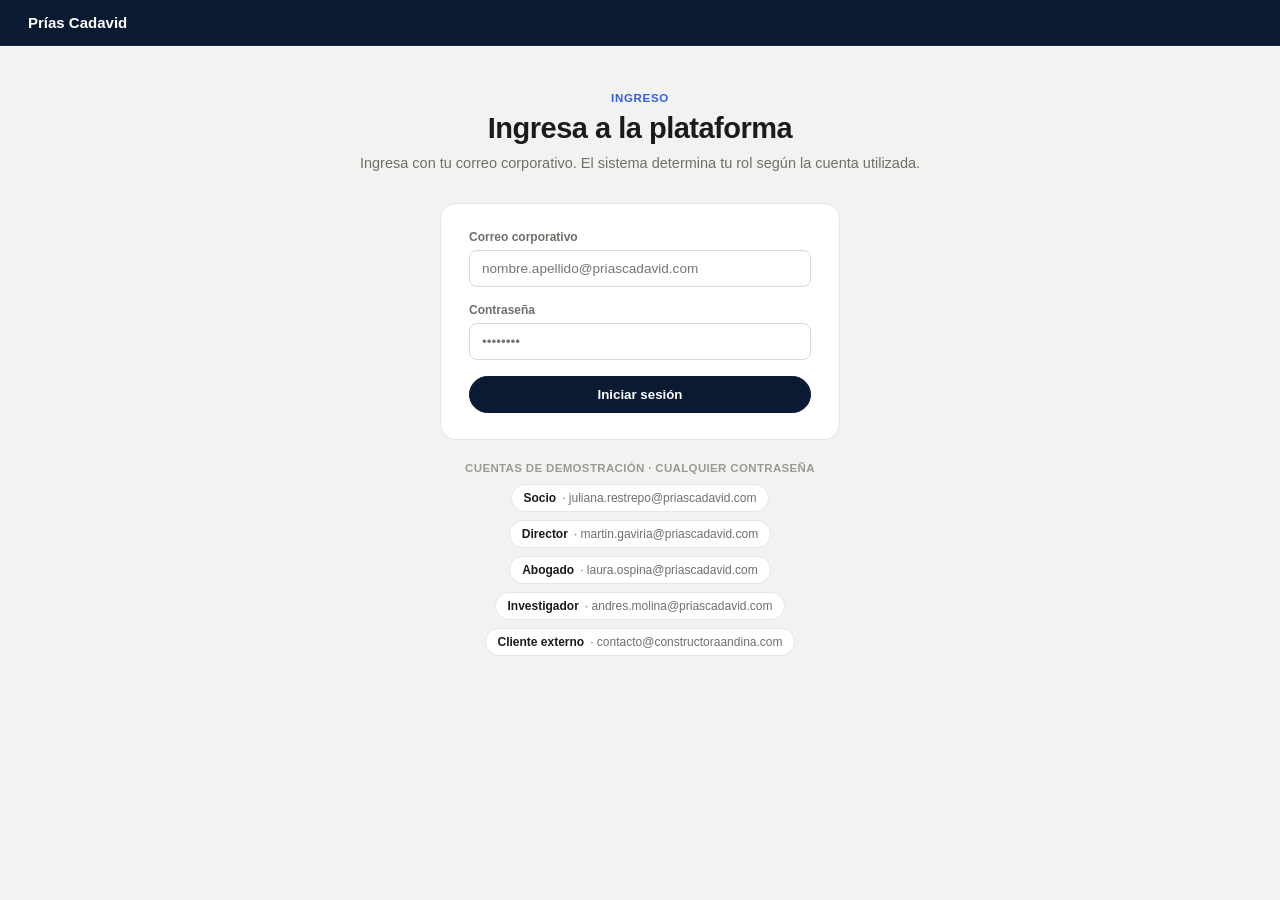
<file: index.html>
<!DOCTYPE html>
<html lang="es">
<head>
<meta charset="UTF-8">
<meta name="viewport" content="width=device-width, initial-scale=1.0">
<title>PRÍAS CADAVID · LegalTech</title>
<link rel="stylesheet" href="css/index.css">
</head>
<body>
<header class="topbar">
  <div class="brand">Prías Cadavid</div>
</header>

<main class="content">

  <!-- Login -->
  <section id="stepLogin" class="step active">
    <div class="hero">
      <p class="eyebrow">Ingreso</p>
      <h1>Ingresa a la plataforma</h1>
      <p class="sub">Ingresa con tu correo corporativo. El sistema determina tu rol según la cuenta utilizada.</p>
    </div>
    <form class="login-card card" id="loginForm" novalidate>
      <div class="form-field">
        <label for="loginEmail">Correo corporativo</label>
        <input type="email" id="loginEmail" placeholder="nombre.apellido@priascadavid.com" autocomplete="username">
      </div>
      <div class="form-field">
        <label for="loginPassword">Contraseña</label>
        <input type="password" id="loginPassword" placeholder="••••••••" autocomplete="current-password">
      </div>
      <p class="login-error" id="loginError" hidden></p>
      <button type="submit" class="btn primary login-submit">Iniciar sesión</button>
    </form>
    <div class="demo-accounts">
      <p class="demo-title">Cuentas de demostración · cualquier contraseña</p>
      <div class="demo-grid" id="demoGrid"></div>
    </div>
  </section>

  <!-- Autorización -->
  <section id="stepAuth" class="step">
    <div class="hero">
      <p class="eyebrow">Autorización</p>
      <h1 id="authTitle">Verificando permisos</h1>
      <p class="sub">El sistema determina rol, permisos, cliente, equipo, sensibilidad y casos disponibles.</p>
    </div>
    <div class="card auth-card"><div class="proc" id="authProc"></div></div>
  </section>

</main>

<script src="js/index.js"></script>
</body>
</html>
</file>
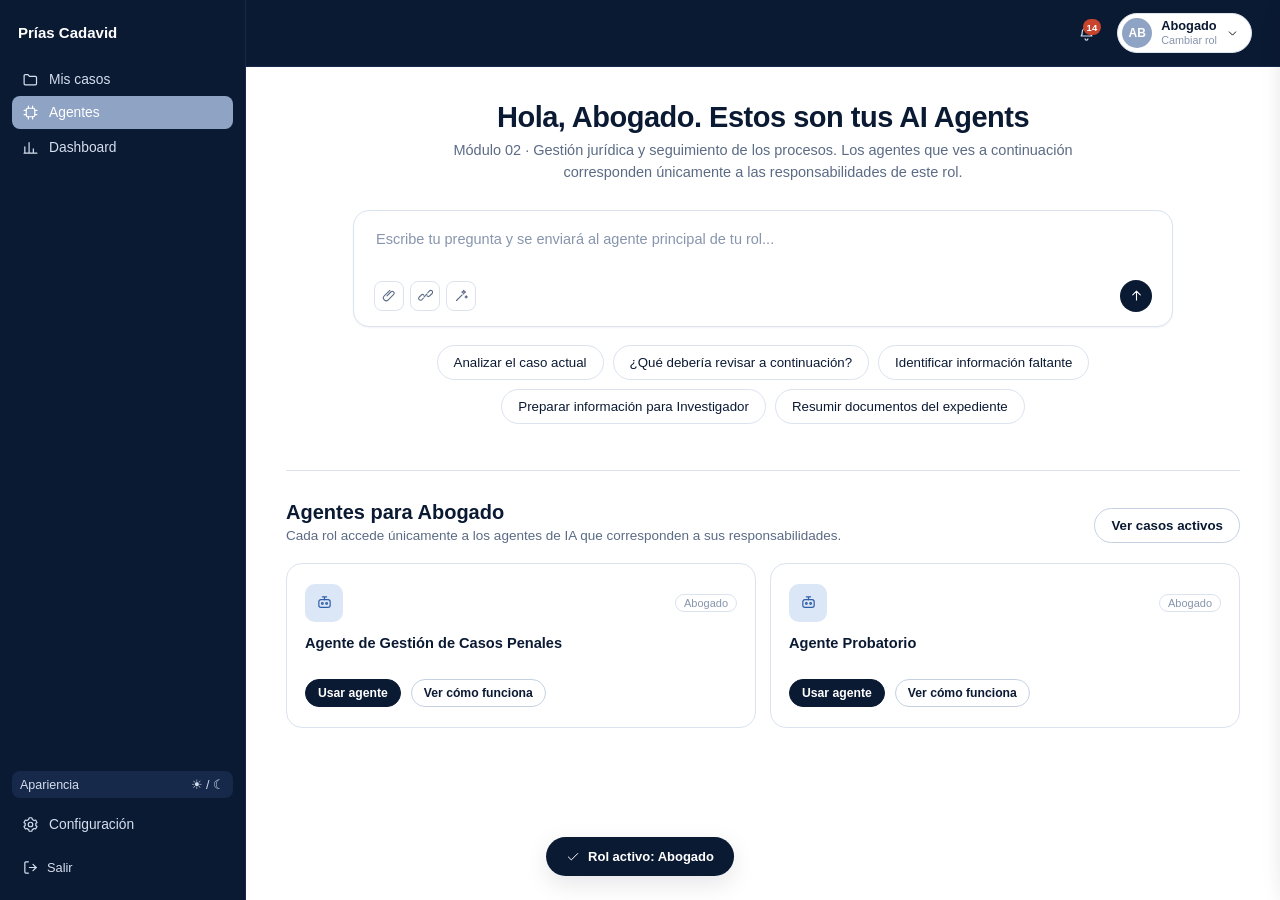
<file: modulo-02/index.html>
<!DOCTYPE html>
<html lang="es">
<head>
<meta charset="UTF-8">
<meta name="viewport" content="width=device-width, initial-scale=1.0">
<title>PRÍAS CADAVID · Módulo 02 · Gestión de Casos Penales con Módulo Probatorio</title>
<link rel="stylesheet" href="css/modulo02.css">
<link rel="stylesheet" href="css/casos-penales.css">
</head>
<body>
<div class="app">

  <!-- ================= SIDEBAR ================= -->
  <aside class="sidebar">
    <div class="sb-brand">Prías Cadavid</div>
    <ul class="sb-nav" style="display:none;">
      <li class="nav-item" data-view="modulos" id="icon-slot-modulos"></li>
    </ul>
    <ul class="sb-nav" id="sbSubnav">
      <li class="nav-item" data-view="casos" id="icon-slot-casos"></li>
    </ul>
    <ul class="sb-nav">
      <li class="nav-item active" data-view="agentes" id="icon-slot-agentes"></li>
      <li class="nav-item" data-view="ejecutiva" id="icon-slot-ejecutiva"></li>
    </ul>
    <div class="sb-footer">
      <div class="sb-appearance"><span>Apariencia</span><span>☀ / ☾</span></div>
      <ul class="sb-nav">
        <li class="nav-item" data-view="config" id="icon-slot-config"></li>
      </ul>
      <button class="sb-back" id="btnSalir"></button>
    </div>
  </aside>

  <div class="main-col">
    <!-- ================= TOPBAR ================= -->
    <header class="topbar">
      <div class="tb-left"></div>
      <div class="tb-center">
        <button class="tb-search" id="icon-slot-tbsearch" style="display:none;"></button>
      </div>
      <div class="tb-right">
        <div class="case-chip" id="topCaseChip" style="display:none;"></div>
        <button class="tb-icon-btn cp-bell" id="icon-slot-tbbell"></button>
        <button class="role-switch" id="roleSwitchBtn">
          <div class="avatar" id="roleAvatar"></div>
          <div class="rs-label"><b id="roleLabelName"></b><span>Cambiar rol</span></div>
          <span id="icon-slot-rschev"></span>
        </button>
      </div>
    </header>

    <!-- role dropdown -->
    <div class="role-menu" id="roleMenu">
      <div class="rm-title">Seleccionar rol</div>
      <div id="roleMenuList"></div>
    </div>

    <main class="content">

      <!-- ================= MIGA DE PAN ================= -->
      <nav class="breadcrumb hidden" id="breadcrumbBar"></nav>

      <!-- ================= MÓDULOS VIEW ================= -->
      <section id="view-modulos" class="view">
        <div class="section-head">
          <div><h2>Módulos</h2><p>Selecciona un módulo para entrar. Por ahora solo el Módulo 02 · Gestión de Casos Penales está disponible.</p></div>
        </div>
        <div class="modulos-grid" id="modulosGrid"></div>
      </section>

      <!-- ================= AGENTES VIEW ================= -->
      <!-- El mismo cuadro superior (promptbox) es el Chat AI principal: cuando se activa un
           agente, este cuadro se convierte en su chat (historial + sugerencias + entrada),
           en vez de abrir un chat nuevo, un modal o un panel aparte. -->
      <section id="view-agentes" class="view active">
        <div style="text-align:center;">
          <button class="btn sm subtle" id="heroBackBtn" style="display:none;margin-bottom:10px;">← Volver a agentes</button>
        </div>
        <div style="display:flex;align-items:center;justify-content:center;gap:10px;">
          <div class="agent-avatar" id="heroAgentAvatar" style="display:none;"></div>
          <h1 class="hero-title" id="agHeroTitle" style="margin:0 0 6px;">Agentes de IA disponibles</h1>
        </div>
        <p class="hero-sub" id="agHeroSub">Módulo 02 · Sistema de Gestión de Casos Penales con Módulo Probatorio.</p>
        <div class="chat-context" id="chatContextLine" style="display:none;max-width:820px;margin:0 auto 14px;"></div>

        <div class="promptbox" id="promptCard">
          <div class="chat-thread" id="chatThread" style="display:none;"></div>
          <div class="chat-input-wrap" id="chatInputWrap">
            <textarea id="promptInput" placeholder="Escribe tu pregunta y se enviará al agente principal de tu rol..."></textarea>
            <div class="promptbox-row">
              <div class="promptbox-tools">
                <div class="icon-sq" id="icon-slot-paperclip"></div>
                <div class="icon-sq" id="icon-slot-link"></div>
                <div class="icon-sq" id="icon-slot-wand"></div>
              </div>
              <button class="send-btn" id="promptSendBtn"></button>
            </div>
          </div>
        </div>

        <div class="role-pills" id="suggestionPillsHolder"></div>

        <!-- Se oculta por completo mientras hay un agente activo en el Chat AI: solo queda el chat -->
        <div id="agentsListSection">
          <div class="section-divider"></div>

          <div class="section-head">
            <div>
              <h2 id="agSectionTitle">Agentes para tu rol</h2>
              <p>Cada rol accede únicamente a los agentes de IA que corresponden a sus responsabilidades.</p>
            </div>
            <div class="section-actions">
              <button class="btn" data-view-btn="casos">Ver casos activos</button>
            </div>
          </div>

          <div class="agent-grid" id="agentGrid"></div>
        </div>
      </section>

      <!-- ================= CASOS VIEW ================= -->
      <section id="view-casos" class="view">

        <!-- VISTA 01 · Dashboard de casos (lista / kanban) -->
        <div id="casosListWrap">
          <div class="section-head">
            <div>
              <h2>Casos Penales</h2>
              <p>Selecciona un caso para abrir su información, flujo entre roles y matriz probatoria.</p>
            </div>
            <div class="section-actions">
              <button class="btn primary" id="cpBtnNuevo">+ Nuevo caso</button>
              <button class="btn" id="cpBtnExport">Exportar</button>
              <div class="seg" id="cpViewMode">
                <button data-mode="lista" class="on">Lista</button>
                <button data-mode="kanban">Kanban</button>
              </div>
            </div>
          </div>

          <div class="kpi-grid" id="cpKpis"></div>

          <div class="cp-toolbar">
            <div class="cp-search" id="cpSearchBox">
              <span id="icon-slot-cpsearch"></span>
              <input id="cpSearch" placeholder="Buscar por código, cliente, título, etapa o responsable...">
            </div>
            <button class="btn" id="cpBtnFiltros">Filtros <span class="cp-count" id="cpFiltrosCount"></span></button>
            <button class="btn subtle" id="cpBtnLimpiar">Limpiar</button>
          </div>
          <div class="cp-filters" id="cpFilters" style="display:none;"></div>

          <div class="matriz-wrap table-scroll" id="cpListMode">
            <table class="matriz" id="casosTable" style="min-width:1240px;">
              <thead>
                <tr>
                  <th>Caso</th><th>Nombre / Tipo</th><th>Etapa</th><th>Estado</th><th>Responsable</th><th>Riesgo</th>
                  <th>Fecha apertura</th><th>Última actividad</th><th>Progreso</th><th>Evidencias</th><th>Próximo vencimiento</th>
                </tr>
              </thead>
              <tbody id="casosBody"></tbody>
            </table>
          </div>
          <div class="kanban" id="cpKanban" style="display:none;"></div>
        </div>

        <!-- Vista restringida para Cliente externo -->
        <div id="clientePortalWrap" style="display:none;"></div>

        <!-- VISTA 03 · Detalle del caso -->
        <div id="casoDetailWrap" style="display:none;">
          <div class="section-head">
            <div>
              <p class="cp-eyebrow">Caso penal</p>
              <h2 id="cdTitle">Caso</h2>
              <p id="cdSub"></p>
            </div>
            <div class="section-actions">
              <button class="btn" id="btnBackCasos">← Todos los casos</button>
              <button class="btn" id="cpBtnEditar">Editar caso</button>
              <button class="btn primary" id="btnAddEvidencia">+ Agregar evidencia</button>
            </div>
          </div>

          <div id="cpCaseMeta"></div>
          <div class="tabs" id="cpTabs"></div>

          <!-- RESUMEN (incluye el flujo del caso entre roles existente) -->
          <div class="tab-panel" data-panel="resumen">
            <div id="cpResumen"></div>
            <div class="section-divider"></div>
            <div class="section-head">
              <div><h2>Flujo del caso entre roles</h2><p>Recorrido del caso: Director → Abogado → Investigador → Cliente → Socio.</p></div>
            </div>
            <div class="stepper" id="stepperHolder"></div>
            <p style="text-align:center;color:var(--text-faint);font-size:12px;margin:0 0 32px;" id="cdFlowNote"></p>
            <div class="flow-list" id="flowList"></div>
          </div>

          <div class="tab-panel" data-panel="expediente" id="cpExpediente"></div>
          <div class="tab-panel" data-panel="documentos" id="cpDocumentos"></div>

          <!-- EVIDENCIAS (matriz probatoria existente) -->
          <div class="tab-panel" data-panel="evidencias">
            <div id="cpEvidHead"></div>
            <div class="section-head">
              <div><h2>Matriz Probatoria</h2><p>Evidencia y documentos asociados a los hechos investigados de este caso. Haz clic en una fila para ver su ficha y trazabilidad.</p></div>
            </div>
            <div class="matriz-wrap table-scroll">
              <div class="matriz-toolbar">
                <span class="mt-info" id="matrizCount">0 elementos registrados</span>
                <span class="mt-info">Hechos: H1 Ejecución del contrato · H2 Manejo de recursos · H3 Conocimiento directivo · H4 Estructura societaria</span>
              </div>
              <table class="matriz" style="min-width:1100px;">
                <thead>
                  <tr>
                    <th>Evidencia / Documento</th><th>Tipo de prueba</th><th>Hecho que pretende demostrar</th>
                    <th>Hecho</th><th>Fuente / Origen</th><th>Estado</th><th>Relevancia</th><th>Responsable</th><th>Observaciones</th>
                  </tr>
                </thead>
                <tbody id="matrizBody"></tbody>
              </table>
            </div>
          </div>

          <div class="tab-panel" data-panel="actuaciones" id="cpActuaciones"></div>
          <div class="tab-panel" data-panel="tareas" id="cpTareas"></div>
          <div class="tab-panel" data-panel="ia" id="cpIA"></div>
          <div class="tab-panel" data-panel="reportes" id="cpReportes"></div>
          <div class="tab-panel" data-panel="auditoria" id="cpAuditoria"></div>
        </div>
      </section>

      <!-- ================= NUEVO / EDITAR CASO ================= -->
      <section id="view-casoform" class="view">
        <div class="section-head">
          <div>
            <h2 id="cfTitle">Nuevo caso</h2>
            <p id="cfSub">VISTA 02 · El expediente se crea al guardar</p>
          </div>
          <div class="section-actions" id="cfFoot"></div>
        </div>
        <div id="cfBody"></div>
      </section>

      <!-- ================= ALERTAS VIEW ================= -->
      <section id="view-alertas" class="view">
        <div class="section-head">
          <div><h2>Alertas y vencimientos</h2><p>Vencimientos, documentos pendientes, tareas críticas y problemas probatorios de los casos que tu rol puede consultar.</p></div>
        </div>
        <div class="kpi-grid" id="alKpis"></div>
        <div class="tabs" id="alTabs"></div>
        <div id="alList"></div>
      </section>

      <!-- ================= VISTA EJECUTIVA ================= -->
      <section id="view-ejecutiva" class="view">
        <div class="section-head">
          <div><h2>Dashboard</h2><p>Avance, riesgos, casos críticos, decisiones pendientes e indicadores del Módulo 02.</p></div>
          <div class="section-actions"><button class="btn" id="exBtnExport">Exportar resumen</button></div>
        </div>
        <div id="exBody"></div>
      </section>

      <!-- ================= FAQ VIEW ================= -->
      <section id="view-faq" class="view">
        <div class="section-head">
          <div><h2>Preguntas frecuentes</h2><p>Selecciona una pregunta para ver una respuesta demo.</p></div>
        </div>
        <div class="flow-list" id="faqList"></div>
      </section>

      <!-- ================= CONFIG VIEW ================= -->
      <section id="view-config" class="view">
        <div class="section-head">
          <div><h2>Configuración</h2><p>Preferencias de la plataforma y del Chat AI (demo).</p></div>
        </div>
        <div class="role-grid" style="grid-template-columns:repeat(2,1fr);" id="configGrid"></div>
      </section>

      <!-- ================= AYUDA VIEW ================= -->
      <section id="view-ayuda" class="view">
        <div class="section-head">
          <div><h2>Ayuda</h2><p>Guías rápidas para trabajar con el Módulo 02.</p></div>
        </div>
        <div class="agent-grid" id="ayudaGrid"></div>
      </section>

    </main>
  </div>
</div>

<!-- ================= AGENT DOC DRAWER ================= -->
<div class="overlay" id="drawerOverlay"></div>
<aside class="drawer" id="agentDrawer">
  <div class="drawer-head">
    <div style="display:flex;gap:12px;align-items:flex-start;">
      <div class="role-icon" id="drawerIcon"></div>
      <div>
        <div style="font-size:16.5px;font-weight:700;" id="drawerName"></div>
        <div style="font-size:12.3px;color:var(--accent);font-weight:600;" id="drawerSpec"></div>
      </div>
    </div>
    <button class="drawer-close" id="drawerCloseBtn">✕</button>
  </div>
  <div class="drawer-body">
    <h4>Qué es</h4><p id="docQueEs"></p>
    <h4>Objetivo</h4><p id="docObjetivo"></p>
    <h4>Responsabilidades</h4><ul id="docResponsabilidades"></ul>
    <h4>Qué tareas realiza</h4><ul id="docTareas"></ul>
    <h4>Con qué rol(es) trabaja</h4><div class="perm-row" id="docRoles"></div>
    <h4>Qué información puede analizar</h4><ul id="docInfoAnaliza"></ul>
    <h4>Qué información puede generar</h4><ul id="docInfoGenera"></ul>
    <h4>Qué herramientas o datos utiliza</h4><div class="perm-row" id="docHerramientas"></div>
    <h4>Qué puede sugerir</h4><ul id="docSugerir"></ul>
    <h4>Qué requiere aprobación del usuario</h4><p id="docAprobacion"></p>
    <h4>Cómo participa en el flujo del caso</h4><ul id="docFlujo"></ul>
    <h4>Cuándo debe utilizarse</h4><ul id="docCuando"></ul>
    <h4>Ejemplos de uso</h4><ul id="docEjemplos"></ul>
    <h4>Relación con la Matriz Probatoria</h4><p id="docMatrizRel"></p>
    <button class="btn primary" style="width:100%;justify-content:center;margin-top:20px;" id="drawerOpenChat">Usar agente</button>
  </div>
</aside>

<!-- ================= PANEL LATERAL CASOS PENALES (ficha de evidencia, documento, reporte) ================= -->
<div class="overlay" id="cpOverlay"></div>
<aside class="drawer" id="cpDrawer">
  <div class="drawer-head">
    <div>
      <div style="font-size:11.5px;color:var(--text-faint);font-weight:700;text-transform:uppercase;letter-spacing:.04em;" id="cpDrawerKicker"></div>
      <div style="font-size:16.5px;font-weight:700;" id="cpDrawerTitle"></div>
    </div>
    <button class="drawer-close" id="cpDrawerClose">✕</button>
  </div>
  <div class="drawer-body" id="cpDrawerBody"></div>
</aside>

<!-- ================= MODAL GENÉRICO CASOS PENALES (crear caso, documentos, tareas, actuaciones...) ================= -->
<div class="modal-overlay" id="cpModal">
  <div class="modal" id="cpModalBox">
    <div class="modal-head">
      <div class="modal-head-l"><div><h3 id="cpModalTitle"></h3><span id="cpModalSub"></span></div></div>
      <button class="drawer-close" id="cpModalClose">✕</button>
    </div>
    <div class="modal-body">
      <div id="cpModalBody"></div>
      <div class="modal-foot" id="cpModalFoot"></div>
    </div>
  </div>
</div>

<!-- ================= MATRIZ ENTRY MODAL ================= -->
<div class="modal-overlay" id="matrizModal">
  <div class="modal" style="max-width:640px;">
    <div class="modal-head">
      <div class="modal-head-l"><h3>Agregar evidencia a la matriz probatoria</h3></div>
      <button class="drawer-close" id="matrizCloseBtn">✕</button>
    </div>
    <div class="modal-body">
      <div class="form-grid">
        <div class="form-field full"><label>Evidencia / Documento</label><input id="fEvidencia" placeholder="Ej. Acta de visita técnica"></div>
        <div class="form-field">
          <label>Tipo de prueba</label>
          <select id="fTipo">
            <option>Documental</option><option>Documental financiera</option><option>Testimonial</option>
            <option>Pericial</option><option>Documental digital</option>
          </select>
        </div>
        <div class="form-field">
          <label>Hecho relacionado</label>
          <select id="fHecho">
            <option value="H1">H1 · Ejecución del contrato</option>
            <option value="H2">H2 · Manejo de recursos</option>
            <option value="H3">H3 · Conocimiento directivo</option>
            <option value="H4">H4 · Estructura societaria</option>
          </select>
        </div>
        <div class="form-field full"><label>Hecho que pretende demostrar</label><textarea id="fPretende" placeholder="Describe qué busca acreditar esta evidencia"></textarea></div>
        <div class="form-field"><label>Fuente / Origen</label><input id="fFuente" placeholder="Ej. Cliente"></div>
        <div class="form-field"><label>Fecha de la evidencia</label><input type="date" id="fFecha"></div>
        <div class="form-field">
          <label>Estado</label>
          <select id="fEstado"><option value="verificada">Verificada</option><option value="revision">En revisión</option><option value="pendiente">Pendiente de recaudo</option></select>
        </div>
        <div class="form-field">
          <label>Relevancia</label>
          <select id="fRelev"><option value="alta">Alta</option><option value="media">Media</option><option value="baja">Baja</option></select>
        </div>
        <div class="form-field">
          <label>Responsable</label>
          <select id="fResponsable"></select>
        </div>
        <div class="form-field">
          <label>Sensibilidad</label>
          <select id="fSensibilidad"><option>Interna</option><option>Confidencial</option><option>Reservada</option></select>
        </div>
        <div class="form-field full">
          <label>Documento / archivo asociado</label>
          <select id="fDocumento"></select>
        </div>
        <div class="form-field full"><label>Observaciones</label><textarea id="fObs" placeholder="Notas adicionales"></textarea></div>
      </div>
      <div class="modal-foot" style="display:flex;gap:10px;justify-content:flex-end;margin-top:18px;">
        <button class="btn" id="matrizCancelBtn">Cancelar</button>
        <button class="btn primary" id="matrizSaveBtn">Guardar y vincular al caso</button>
      </div>
    </div>
  </div>
</div>

<div class="toast" id="toast"></div>

<script src="js/modulo02.js"></script>
<script src="js/casos-data.js"></script>
<script src="js/casos-penales.js"></script>
<script src="js/main.js"></script>
</body>
</html>
</file>
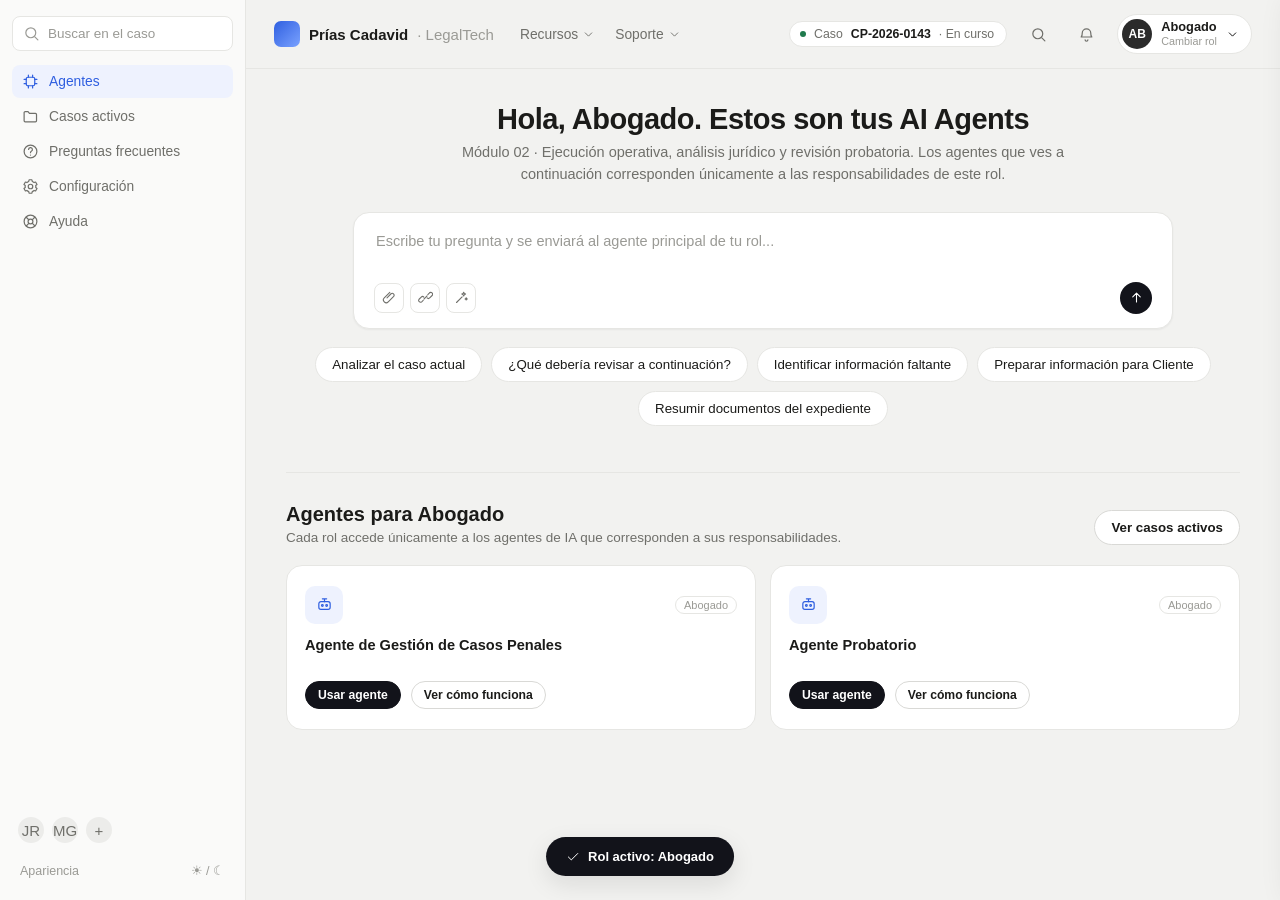
<file: PRIAS_CADAVID_Modulo02.html>
<!DOCTYPE html>
<html lang="es">
<head>
<meta charset="UTF-8">
<meta name="viewport" content="width=device-width, initial-scale=1.0">
<title>PRÍAS CADAVID · Módulo 02 · Gestión de Casos Penales con Módulo Probatorio</title>
<style>
:root{
  --bg:#f2f2f0;
  --sidebar-bg:#fafaf9;
  --card-bg:#ffffff;
  --border:#e6e6e3;
  --border-strong:#d9d9d6;
  --text:#1b1b19;
  --text-muted:#6f6f6a;
  --text-faint:#9a9a95;
  --accent:#2f5fe0;
  --accent-soft:#eef2fe;
  --navy:#12131a;
  --danger:#c8442d;
  --danger-soft:#fbeae7;
  --warn:#a8720f;
  --warn-soft:#fbf1de;
  --ok:#1f7a4d;
  --ok-soft:#e8f6ee;
  --radius-lg:16px;
  --radius-md:12px;
  --radius-sm:8px;
  --shadow-sm:0 1px 2px rgba(20,20,18,.05);
  --shadow-md:0 8px 24px rgba(20,20,18,.10);
  font-size:15px;
}
*{box-sizing:border-box;}
html,body{margin:0;padding:0;}
body{
  background:var(--bg);
  color:var(--text);
  font-family:-apple-system,BlinkMacSystemFont,"Segoe UI",Roboto,Helvetica,Arial,sans-serif;
  -webkit-font-smoothing:antialiased;
  min-width:1180px;
}
button{font-family:inherit;cursor:pointer;}
a{color:inherit;text-decoration:none;}
svg{display:block;}
.icon{width:17px;height:17px;stroke:currentColor;stroke-width:1.7;fill:none;stroke-linecap:round;stroke-linejoin:round;flex-shrink:0;}

/* ---------- layout ---------- */
.app{display:flex;min-height:100vh;}
.sidebar{
  width:246px;flex-shrink:0;background:var(--sidebar-bg);
  border-right:1px solid var(--border);
  display:flex;flex-direction:column;
  padding:16px 12px;
  position:sticky;top:0;height:100vh;
}
.main-col{flex:1;display:flex;flex-direction:column;min-width:0;}

/* ---------- sidebar ---------- */
.sb-search{
  display:flex;align-items:center;gap:8px;
  background:#fff;border:1px solid var(--border);border-radius:var(--radius-sm);
  padding:8px 10px;color:var(--text-faint);font-size:13.5px;margin-bottom:14px;
}
.sb-nav{list-style:none;margin:0;padding:0;display:flex;flex-direction:column;gap:2px;}
.sb-nav li{display:flex;align-items:center;gap:10px;padding:8px 10px;border-radius:var(--radius-sm);
  color:var(--text-muted);font-size:13.8px;font-weight:500;}
.sb-nav li:hover{background:#f0f0ee;cursor:pointer;color:var(--text);}
.sb-nav li.active{background:var(--accent-soft);color:var(--accent);}
.sb-divider{height:1px;background:var(--border);margin:12px 4px;}
.sb-footer{margin-top:auto;display:flex;flex-direction:column;gap:10px;}
.sb-channels{display:flex;align-items:center;gap:8px;padding:4px 6px;}
.sb-chip{width:26px;height:26px;border-radius:50%;background:#ececea;display:flex;align-items:center;justify-content:center;color:var(--text-muted);}
.sb-appearance{display:flex;align-items:center;justify-content:space-between;padding:6px 8px;font-size:12.5px;color:var(--text-faint);}

/* ---------- topbar ---------- */
.topbar{
  display:flex;align-items:center;justify-content:space-between;
  padding:14px 28px;border-bottom:1px solid var(--border);background:var(--bg);
  position:relative;z-index:30;
}
.tb-left{display:flex;align-items:center;gap:26px;}
.brand{display:flex;align-items:center;gap:9px;font-weight:700;font-size:15px;}
.brand-mark{width:26px;height:26px;border-radius:7px;background:linear-gradient(135deg,#2f5fe0,#7aa2ff);flex-shrink:0;}
.tb-menu{display:flex;align-items:center;gap:20px;}
.tb-menu-item{display:flex;align-items:center;gap:4px;font-size:13.8px;color:var(--text-muted);font-weight:500;}
.tb-right{display:flex;align-items:center;gap:14px;}
.tb-icon-btn{width:34px;height:34px;border-radius:50%;border:1px solid transparent;display:flex;align-items:center;justify-content:center;color:var(--text-muted);background:none;}
.tb-icon-btn:hover{background:#eeeeec;}
.avatar{width:30px;height:30px;border-radius:50%;background:#2b2b2b;display:flex;align-items:center;justify-content:center;color:#fff;font-size:12px;font-weight:600;}
.case-chip{display:flex;align-items:center;gap:8px;background:#fff;border:1px solid var(--border);border-radius:999px;padding:5px 12px 5px 10px;font-size:12.3px;color:var(--text-muted);}
.case-chip .dot{width:6px;height:6px;border-radius:50%;background:var(--ok);}
.case-chip b{color:var(--text);font-weight:600;}
.role-switch{display:flex;align-items:center;gap:9px;border:1px solid var(--border);background:#fff;border-radius:999px;padding:4px 12px 4px 4px;}
.role-switch:hover{border-color:var(--border-strong);}
.role-switch .rs-label{font-size:12.3px;line-height:1.2;text-align:left;}
.role-switch .rs-label b{display:block;font-size:12.8px;color:var(--text);}
.role-switch .rs-label span{color:var(--text-faint);font-size:10.8px;}

/* role dropdown menu */
.role-menu{position:absolute;top:60px;right:28px;width:250px;background:#fff;border:1px solid var(--border);border-radius:var(--radius-md);box-shadow:var(--shadow-md);padding:8px;display:none;z-index:70;}
.role-menu.open{display:block;}
.role-menu .rm-title{font-size:11px;text-transform:uppercase;letter-spacing:.04em;color:var(--text-faint);font-weight:700;padding:8px 10px 4px;}
.role-menu button{width:100%;display:flex;align-items:center;gap:10px;padding:9px 10px;border-radius:var(--radius-sm);border:none;background:none;text-align:left;font-size:13.4px;color:var(--text);}
.role-menu button:hover{background:#f2f2f0;}
.role-menu button.active{background:var(--accent-soft);color:var(--accent);font-weight:600;}
.role-menu .rm-av{width:28px;height:28px;border-radius:50%;background:var(--navy);color:#fff;font-size:11px;font-weight:700;display:flex;align-items:center;justify-content:center;flex-shrink:0;}
.role-menu button.active .rm-av{background:var(--accent);}
.role-menu .rm-desc{font-size:11px;color:var(--text-faint);font-weight:400;}
.role-menu .rm-check{margin-left:auto;color:var(--accent);}

/* ---------- content ---------- */
.content{padding:34px 40px 60px;max-width:1180px;margin:0 auto;width:100%;}
.view{display:none;}
.view.active{display:block;}

.hero-title{font-size:29px;font-weight:600;letter-spacing:-0.5px;margin:0 0 6px;text-align:center;}
.hero-sub{text-align:center;color:var(--text-muted);font-size:14.5px;max-width:640px;margin:0 auto 26px;line-height:1.5;}

/* prompt box */
.promptbox{
  background:#fff;border:1px solid var(--border);border-radius:var(--radius-lg);
  box-shadow:var(--shadow-sm);padding:18px 20px 14px;max-width:820px;margin:0 auto;
}
.promptbox textarea{
  width:100%;border:none;outline:none;resize:none;font-family:inherit;font-size:14.5px;
  color:var(--text);height:44px;background:transparent;
}
.promptbox textarea::placeholder{color:var(--text-faint);}
.promptbox-row{display:flex;align-items:center;justify-content:space-between;margin-top:4px;}
.promptbox-tools{display:flex;align-items:center;gap:6px;}
.tool-pill{display:flex;align-items:center;gap:5px;border:1px solid var(--border);border-radius:999px;padding:5px 10px;font-size:12.5px;color:var(--text-muted);}
.icon-sq{width:30px;height:30px;border-radius:8px;border:1px solid var(--border);display:flex;align-items:center;justify-content:center;color:var(--text-muted);}
.send-btn{width:32px;height:32px;border-radius:50%;background:var(--navy);border:none;display:flex;align-items:center;justify-content:center;color:#fff;flex-shrink:0;}
.send-btn:disabled{opacity:.4;cursor:not-allowed;}

.role-pills{display:flex;flex-wrap:wrap;gap:9px;justify-content:center;max-width:900px;margin:18px auto 0;}
.role-pill{
  background:#fff;border:1px solid var(--border);border-radius:999px;padding:9px 16px;
  font-size:13.3px;color:var(--text);font-weight:500;
}
.role-pill:hover{border-color:var(--accent);color:var(--accent);}

/* section header w/ actions */
.section-divider{height:1px;background:var(--border);margin:46px 0 30px;}
.section-head{display:flex;align-items:flex-end;justify-content:space-between;margin-bottom:20px;}
.section-head h2{font-size:20px;margin:0 0 4px;font-weight:600;}
.section-head p{margin:0;color:var(--text-muted);font-size:13.5px;}
.section-actions{display:flex;gap:10px;}
.btn{font-size:13.3px;font-weight:600;border-radius:999px;padding:9px 16px;border:1px solid var(--border-strong);background:#fff;color:var(--text);display:inline-flex;align-items:center;gap:6px;}
.btn:hover{border-color:var(--text-faint);}
.btn.primary{background:var(--navy);border-color:var(--navy);color:#fff;}
.btn.primary:hover{opacity:.92;}
.btn.accent{background:var(--accent);border-color:var(--accent);color:#fff;}
.btn.subtle{background:transparent;border-color:transparent;color:var(--text-muted);}
.btn:disabled{opacity:.45;cursor:not-allowed;}
.btn.sm{padding:6px 12px;font-size:12.2px;}

/* role grid (reused for agent grid) */
.role-grid{display:grid;grid-template-columns:repeat(5,1fr);gap:16px;}
.agent-grid{display:grid;grid-template-columns:repeat(auto-fit,minmax(210px,1fr));gap:14px;align-items:start;}
.role-card{
  background:var(--card-bg);border:1px solid var(--border);border-radius:var(--radius-lg);
  padding:20px 18px;display:flex;flex-direction:column;gap:10px;text-align:left;
}
.role-card:hover{border-color:var(--accent);box-shadow:var(--shadow-md);}
.role-card .r-top{display:flex;align-items:center;justify-content:space-between;}
.role-icon{width:38px;height:38px;border-radius:10px;background:var(--accent-soft);color:var(--accent);display:flex;align-items:center;justify-content:center;}
.role-count{font-size:11px;color:var(--text-faint);border:1px solid var(--border);border-radius:999px;padding:2px 8px;}
.role-card h3{font-size:14.6px;margin:2px 0 0;font-weight:600;line-height:1.3;}
.role-card p{font-size:12.6px;color:var(--text-muted);margin:0;line-height:1.45;}
.role-card .r-tag{font-size:11.3px;color:var(--accent);font-weight:600;margin-top:-4px;}

/* stepper */
.stepper{display:flex;align-items:center;gap:0;margin-bottom:10px;}
.step{display:flex;flex-direction:column;align-items:center;gap:8px;flex:1;position:relative;}
.step .sc{width:34px;height:34px;border-radius:50%;background:#fff;border:2px solid var(--border-strong);display:flex;align-items:center;justify-content:center;font-size:12.5px;font-weight:700;color:var(--text-faint);z-index:1;}
.step.done .sc{background:var(--ok);border-color:var(--ok);color:#fff;}
.step.current .sc{background:var(--accent);border-color:var(--accent);color:#fff;box-shadow:0 0 0 4px var(--accent-soft);}
.step .sl{font-size:11.8px;color:var(--text-muted);text-align:center;max-width:120px;font-weight:600;}
.step:not(:last-child)::after{content:"";position:absolute;top:17px;left:calc(50% + 22px);width:calc(100% - 44px);height:2px;background:var(--border-strong);}
.step.done:not(:last-child)::after{background:var(--ok);}

/* case flow */
.flow-list{display:flex;flex-direction:column;gap:16px;}
.flow-item{background:#fff;border:1px solid var(--border);border-radius:var(--radius-lg);padding:20px 22px;}
.flow-item.current{border-color:var(--accent);box-shadow:0 0 0 3px var(--accent-soft);}
.fi-head{display:flex;align-items:center;justify-content:space-between;margin-bottom:14px;}
.fi-role{display:flex;align-items:center;gap:12px;}
.fi-num{width:28px;height:28px;border-radius:50%;background:var(--navy);color:#fff;font-size:12.5px;font-weight:700;display:flex;align-items:center;justify-content:center;}
.fi-role h4{margin:0;font-size:15.5px;}
.fi-role span{font-size:12px;color:var(--text-muted);}
.badge{font-size:11px;font-weight:700;border-radius:999px;padding:3px 10px;text-transform:uppercase;letter-spacing:.03em;}
.badge.ok{background:var(--ok-soft);color:var(--ok);}
.badge.now{background:var(--accent-soft);color:var(--accent);}
.badge.pending{background:#f0f0ee;color:var(--text-faint);}
.fi-grid{display:grid;grid-template-columns:repeat(3,1fr);gap:14px 24px;}
.fi-block h5{margin:0 0 4px;font-size:11.5px;text-transform:uppercase;letter-spacing:.04em;color:var(--text-faint);font-weight:700;}
.fi-block p{margin:0;font-size:13px;color:var(--text);line-height:1.5;}
.fi-block ul{margin:0;padding-left:16px;font-size:13px;color:var(--text);line-height:1.5;}
.fi-actions{display:flex;gap:10px;margin-top:16px;flex-wrap:wrap;}

/* drawer */
.overlay{position:fixed;inset:0;background:rgba(20,20,18,.35);opacity:0;pointer-events:none;transition:opacity .18s;z-index:40;}
.overlay.show{opacity:1;pointer-events:auto;}
.drawer{
  position:fixed;top:0;right:-520px;width:500px;height:100vh;background:#fff;
  border-left:1px solid var(--border);box-shadow:-8px 0 30px rgba(0,0,0,.12);
  transition:right .22s ease;z-index:50;overflow-y:auto;
}
.drawer.open{right:0;}
.drawer-head{padding:22px 24px 16px;border-bottom:1px solid var(--border);display:flex;align-items:flex-start;justify-content:space-between;position:sticky;top:0;background:#fff;z-index:2;}
.drawer-head .role-icon{width:44px;height:44px;border-radius:12px;}
.drawer-close{width:32px;height:32px;border-radius:50%;border:1px solid var(--border);background:#fff;display:flex;align-items:center;justify-content:center;color:var(--text-muted);}
.drawer-close:hover{background:#f2f2f0;}
.drawer-body{padding:20px 24px 40px;}
.drawer-body h4{font-size:11.5px;text-transform:uppercase;letter-spacing:.04em;color:var(--text-faint);font-weight:700;margin:22px 0 8px;}
.drawer-body h4:first-child{margin-top:0;}
.drawer-body p{font-size:13.4px;line-height:1.6;color:var(--text);margin:0;}
.drawer-body ul{margin:0;padding-left:17px;font-size:13.4px;line-height:1.65;color:var(--text);}
.perm-row{display:flex;gap:8px;flex-wrap:wrap;margin-top:6px;}
.perm-tag{font-size:11.6px;background:#f5f5f3;border:1px solid var(--border);border-radius:999px;padding:4px 10px;color:var(--text-muted);}

.agent-avatar{width:34px;height:34px;border-radius:9px;background:var(--navy);color:#fff;display:flex;align-items:center;justify-content:center;flex-shrink:0;}

/* modal */
.modal-overlay{position:fixed;inset:0;background:rgba(20,20,18,.45);display:none;align-items:center;justify-content:center;z-index:60;padding:30px;}
.modal-overlay.show{display:flex;}
.modal{background:#fff;border-radius:var(--radius-lg);width:100%;max-width:660px;max-height:88vh;overflow-y:auto;box-shadow:var(--shadow-md);display:flex;flex-direction:column;}
.modal-head{display:flex;align-items:center;justify-content:space-between;padding:18px 22px;border-bottom:1px solid var(--border);position:sticky;top:0;background:#fff;z-index:2;}
.modal-head-l{display:flex;align-items:center;gap:10px;}
.modal-head h3{margin:0;font-size:15.5px;}
.modal-head span{font-size:11.8px;color:var(--text-muted);}
.modal-body{padding:20px 22px 22px;display:flex;flex-direction:column;flex:1;}

.chat-context{background:#f7f7f5;border:1px solid var(--border);border-radius:var(--radius-sm);padding:11px 14px;font-size:12.4px;color:var(--text-muted);margin-bottom:14px;line-height:1.5;}
.chat-context b{color:var(--text);}

/* chat thread */
.chat-thread{display:flex;flex-direction:column;gap:10px;padding:2px 2px 4px;margin-bottom:12px;}
.chat-input-wrap{transition:none;}
.chat-input-wrap.docked{
  position:sticky;bottom:18px;z-index:5;background:#fff;border:1px solid var(--border);
  border-radius:var(--radius-lg);box-shadow:var(--shadow-md);padding:14px 18px 10px;margin-top:18px;
}
.chat-followups{border-top:1px solid var(--border);margin-top:6px;padding-top:14px;}
.chat-followups .fu-label{font-size:11px;text-transform:uppercase;letter-spacing:.04em;color:var(--text-faint);font-weight:700;margin:0 0 4px;}
.followup-item{display:block;width:100%;text-align:left;background:none;border:none;border-top:1px solid var(--border);padding:12px 2px;font-size:13.3px;line-height:1.5;color:var(--text);cursor:pointer;font-family:inherit;}
.followup-item:first-of-type{border-top:none;}
.followup-item:hover{color:var(--accent);}
.msg{max-width:84%;padding:10px 14px;border-radius:14px;font-size:13.2px;line-height:1.55;}
.msg.user{align-self:flex-end;background:var(--navy);color:#fff;border-bottom-right-radius:4px;}
.msg.agent{align-self:flex-start;background:#f5f5f3;border:1px solid var(--border);color:var(--text);border-bottom-left-radius:4px;}
.msg.agent b{display:block;font-size:10.8px;color:var(--accent);margin-bottom:4px;text-transform:uppercase;letter-spacing:.03em;}
.msg ul{margin:6px 0 0;padding-left:16px;}
.msg .conf-tag{display:inline-block;margin-top:8px;font-size:10.6px;font-weight:700;background:#fff;border:1px solid var(--border);border-radius:999px;padding:2px 8px;color:var(--text-muted);}
.typing-msg{display:flex;align-items:center;gap:6px;}
.typing-dots{display:inline-flex;gap:3px;}
.typing-dots span{width:5px;height:5px;border-radius:50%;background:var(--text-faint);animation:blink 1.1s infinite;}
.typing-dots span:nth-child(2){animation-delay:.2s;}
.typing-dots span:nth-child(3){animation-delay:.4s;}
@keyframes blink{0%,80%,100%{opacity:.25;}40%{opacity:1;}}

.chat-suggestions{display:flex;flex-wrap:wrap;gap:7px;margin-bottom:12px;}
.chat-suggestions .role-pill{padding:7px 13px;font-size:12.3px;}
.chat-input-row{display:flex;gap:8px;align-items:center;border-top:1px solid var(--border);padding-top:12px;margin-top:auto;}
.chat-input-row input{flex:1;border:1px solid var(--border-strong);border-radius:999px;padding:10px 16px;font-size:13px;font-family:inherit;outline:none;}
.chat-input-row input:focus{border-color:var(--accent);}

.human-note{display:flex;gap:8px;align-items:flex-start;font-size:12px;color:var(--text-muted);margin:2px 0 12px;background:#f7f7f5;border:1px dashed var(--border-strong);border-radius:var(--radius-sm);padding:10px 12px;}

/* matriz */
.matriz-wrap{background:#fff;border:1px solid var(--border);border-radius:var(--radius-lg);overflow:hidden;}
table.matriz{width:100%;border-collapse:collapse;font-size:12.6px;}
table.matriz th{text-align:left;background:#f7f7f5;color:var(--text-faint);font-size:10.8px;text-transform:uppercase;letter-spacing:.03em;padding:10px 12px;border-bottom:1px solid var(--border);white-space:nowrap;}
table.matriz td{padding:11px 12px;border-bottom:1px solid var(--border);vertical-align:top;color:var(--text);}
table.matriz tr:last-child td{border-bottom:none;}
table.matriz tr.clickable{cursor:pointer;}
table.matriz tr.clickable:hover{background:#fbfbfa;}
.pill-state{font-size:10.8px;font-weight:700;border-radius:999px;padding:3px 9px;white-space:nowrap;}
.pill-state.verificada{background:var(--ok-soft);color:var(--ok);}
.pill-state.revision{background:var(--accent-soft);color:var(--accent);}
.pill-state.pendiente{background:var(--warn-soft);color:var(--warn);}
.pill-relev{font-size:10.8px;font-weight:700;border-radius:999px;padding:3px 9px;background:#f0f0ee;color:var(--text-muted);white-space:nowrap;}
.pill-relev.alta{background:var(--danger-soft);color:var(--danger);}
.hecho-tag{font-size:10.5px;background:#f0f0ee;border-radius:6px;padding:2px 6px;color:var(--text-muted);white-space:nowrap;}
.matriz-toolbar{display:flex;align-items:center;justify-content:space-between;padding:14px 16px;border-bottom:1px solid var(--border);background:#fbfbfa;}
.matriz-toolbar .mt-info{font-size:12.6px;color:var(--text-muted);}
.case-progress{display:flex;align-items:center;gap:8px;}
.case-progress .bar{width:70px;height:6px;border-radius:999px;background:#ececea;overflow:hidden;}
.case-progress .bar i{display:block;height:100%;background:var(--accent);}

.form-grid{display:grid;grid-template-columns:1fr 1fr;gap:12px 14px;}
.form-grid .full{grid-column:1/-1;}
.form-field label{display:block;font-size:11.5px;font-weight:700;color:var(--text-faint);text-transform:uppercase;letter-spacing:.03em;margin-bottom:5px;}
.form-field input,.form-field select,.form-field textarea{
  width:100%;border:1px solid var(--border-strong);border-radius:var(--radius-sm);padding:8px 10px;font-size:13px;font-family:inherit;color:var(--text);background:#fff;
}
.form-field textarea{resize:vertical;min-height:56px;}

/* faq accordion */
.faq-item{cursor:pointer;}
.faq-q{display:flex;align-items:center;justify-content:space-between;gap:12px;}
.faq-q h4{margin:0;font-size:14.2px;font-weight:600;}
.faq-cat{font-size:10.5px;color:var(--accent);font-weight:700;text-transform:uppercase;letter-spacing:.03em;margin:0 0 6px;}
.faq-chev{color:var(--text-faint);transition:transform .15s;flex-shrink:0;}
.faq-item.open .faq-chev{transform:rotate(180deg);}
.faq-a{display:none;margin-top:12px;font-size:13.2px;color:var(--text-muted);line-height:1.6;border-top:1px solid var(--border);padding-top:12px;}
.faq-item.open .faq-a{display:block;}

/* settings */
.setting-row{display:flex;align-items:center;justify-content:space-between;padding:11px 0;border-bottom:1px solid var(--border);gap:16px;}
.setting-row:last-child{border-bottom:none;}
.setting-row .sr-label b{display:block;font-size:13.3px;font-weight:600;}
.setting-row .sr-label span{font-size:11.8px;color:var(--text-muted);}
.switch{width:38px;height:22px;border-radius:999px;background:#e2e2df;position:relative;flex-shrink:0;border:none;padding:0;}
.switch .knob{position:absolute;top:2px;left:2px;width:18px;height:18px;border-radius:50%;background:#fff;transition:left .15s;box-shadow:var(--shadow-sm);}
.switch.on{background:var(--accent);}
.switch.on .knob{left:18px;}

.toast{position:fixed;bottom:24px;left:50%;transform:translateX(-50%) translateY(20px);background:var(--navy);color:#fff;padding:12px 20px;border-radius:999px;font-size:13px;font-weight:600;box-shadow:var(--shadow-md);opacity:0;pointer-events:none;transition:all .25s;z-index:80;display:flex;align-items:center;gap:8px;}
.toast.show{opacity:1;transform:translateX(-50%) translateY(0);}
</style>
</head>
<body>
<div class="app">

  <!-- ================= SIDEBAR ================= -->
  <aside class="sidebar">
    <div class="sb-search" id="icon-slot-search"></div>
    <ul class="sb-nav">
      <li class="nav-item active" data-view="agentes" id="icon-slot-agentes"></li>
      <li class="nav-item" data-view="casos" id="icon-slot-casos"></li>
      <li class="nav-item" data-view="faq" id="icon-slot-faq"></li>
      <li class="nav-item" data-view="config" id="icon-slot-config"></li>
      <li class="nav-item" data-view="ayuda" id="icon-slot-ayuda"></li>
    </ul>
    <div class="sb-footer">
      <div class="sb-channels">
        <div class="sb-chip">JR</div>
        <div class="sb-chip">MG</div>
        <div class="sb-chip">+</div>
      </div>
      <div class="sb-appearance"><span>Apariencia</span><span>☀ / ☾</span></div>
    </div>
  </aside>

  <div class="main-col">
    <!-- ================= TOPBAR ================= -->
    <header class="topbar">
      <div class="tb-left">
        <div class="brand"><span class="brand-mark"></span>Prías Cadavid <span style="color:var(--text-faint);font-weight:500;">· LegalTech</span></div>
        <nav class="tb-menu">
          <div class="tb-menu-item">Recursos <span id="icon-slot-chev1"></span></div>
          <div class="tb-menu-item">Soporte <span id="icon-slot-chev2"></span></div>
        </nav>
      </div>
      <div class="tb-right">
        <div class="case-chip" id="topCaseChip"></div>
        <button class="tb-icon-btn" id="icon-slot-tbsearch"></button>
        <button class="tb-icon-btn" id="icon-slot-tbbell"></button>
        <button class="role-switch" id="roleSwitchBtn">
          <div class="avatar" id="roleAvatar"></div>
          <div class="rs-label"><b id="roleLabelName"></b><span>Cambiar rol</span></div>
          <span id="icon-slot-rschev"></span>
        </button>
      </div>
    </header>

    <!-- role dropdown -->
    <div class="role-menu" id="roleMenu">
      <div class="rm-title">Seleccionar rol</div>
      <div id="roleMenuList"></div>
    </div>

    <main class="content">

      <!-- ================= AGENTES VIEW ================= -->
      <!-- El mismo cuadro superior (promptbox) es el Chat AI principal: cuando se activa un
           agente, este cuadro se convierte en su chat (historial + sugerencias + entrada),
           en vez de abrir un chat nuevo, un modal o un panel aparte. -->
      <section id="view-agentes" class="view active">
        <div style="text-align:center;">
          <button class="btn sm subtle" id="heroBackBtn" style="display:none;margin-bottom:10px;">← Volver a agentes</button>
        </div>
        <div style="display:flex;align-items:center;justify-content:center;gap:10px;">
          <div class="agent-avatar" id="heroAgentAvatar" style="display:none;"></div>
          <h1 class="hero-title" id="agHeroTitle" style="margin:0 0 6px;">Agentes de IA disponibles</h1>
        </div>
        <p class="hero-sub" id="agHeroSub">Módulo 02 · Sistema de Gestión de Casos Penales con Módulo Probatorio.</p>
        <div class="chat-context" id="chatContextLine" style="display:none;max-width:820px;margin:0 auto 14px;"></div>

        <div class="promptbox" id="promptCard">
          <div class="chat-thread" id="chatThread" style="display:none;"></div>
          <div class="chat-input-wrap" id="chatInputWrap">
            <textarea id="promptInput" placeholder="Escribe tu pregunta y se enviará al agente principal de tu rol..."></textarea>
            <div class="promptbox-row">
              <div class="promptbox-tools">
                <div class="icon-sq" id="icon-slot-paperclip"></div>
                <div class="icon-sq" id="icon-slot-link"></div>
                <div class="icon-sq" id="icon-slot-wand"></div>
              </div>
              <button class="send-btn" id="promptSendBtn">${'' /* replaced by JS icon */}</button>
            </div>
          </div>
        </div>

        <div class="role-pills" id="suggestionPillsHolder"></div>

        <!-- Se oculta por completo mientras hay un agente activo en el Chat AI: solo queda el chat -->
        <div id="agentsListSection">
          <div class="section-divider"></div>

          <div class="section-head">
            <div>
              <h2 id="agSectionTitle">Agentes para tu rol</h2>
              <p>Cada rol accede únicamente a los agentes de IA que corresponden a sus responsabilidades.</p>
            </div>
            <div class="section-actions">
              <button class="btn" data-view-btn="casos">Ver casos activos</button>
            </div>
          </div>

          <div class="agent-grid" id="agentGrid"></div>
        </div>
      </section>

      <!-- ================= CASOS VIEW ================= -->
      <section id="view-casos" class="view">
        <div id="casosListWrap">
          <div class="section-head">
            <div>
              <h2>Casos activos</h2>
              <p>Selecciona un caso para abrir su información, flujo entre roles y matriz probatoria.</p>
            </div>
          </div>
          <div class="matriz-wrap">
            <table class="matriz" id="casosTable">
              <thead>
                <tr>
                  <th>Caso</th><th>Nombre / Tipo</th><th>Estado</th><th>Responsable</th>
                  <th>Fecha apertura</th><th>Última actividad</th><th>Progreso</th><th>Evidencias</th>
                </tr>
              </thead>
              <tbody id="casosBody"></tbody>
            </table>
          </div>
        </div>

        <div id="casoDetailWrap" style="display:none;">
          <div class="section-head">
            <div>
              <h2 id="cdTitle">Caso</h2>
              <p id="cdSub"></p>
            </div>
            <div class="section-actions">
              <button class="btn" id="btnBackCasos">← Todos los casos</button>
              <button class="btn primary" id="btnAddEvidencia">+ Agregar evidencia</button>
            </div>
          </div>

          <div class="stepper" id="stepperHolder"></div>
          <p style="text-align:center;color:var(--text-faint);font-size:12px;margin:0 0 32px;" id="cdFlowNote"></p>

          <div class="flow-list" id="flowList"></div>

          <div class="section-divider"></div>
          <div class="section-head">
            <div><h2>Matriz Probatoria</h2><p>Evidencia y documentos asociados a los hechos investigados de este caso.</p></div>
          </div>
          <div class="matriz-wrap">
            <div class="matriz-toolbar">
              <span class="mt-info" id="matrizCount">0 elementos registrados</span>
              <span class="mt-info">Hechos: H1 Ejecución del contrato · H2 Manejo de recursos · H3 Conocimiento directivo · H4 Estructura societaria</span>
            </div>
            <table class="matriz">
              <thead>
                <tr>
                  <th>Evidencia / Documento</th><th>Tipo de prueba</th><th>Hecho que pretende demostrar</th>
                  <th>Hecho</th><th>Fuente / Origen</th><th>Estado</th><th>Relevancia</th><th>Responsable</th><th>Observaciones</th>
                </tr>
              </thead>
              <tbody id="matrizBody"></tbody>
            </table>
          </div>
        </div>
      </section>

      <!-- ================= FAQ VIEW ================= -->
      <section id="view-faq" class="view">
        <div class="section-head">
          <div><h2>Preguntas frecuentes</h2><p>Selecciona una pregunta para ver una respuesta demo.</p></div>
        </div>
        <div class="flow-list" id="faqList"></div>
      </section>

      <!-- ================= CONFIG VIEW ================= -->
      <section id="view-config" class="view">
        <div class="section-head">
          <div><h2>Configuración</h2><p>Preferencias de la plataforma y del Chat AI (demo).</p></div>
        </div>
        <div class="role-grid" style="grid-template-columns:repeat(2,1fr);" id="configGrid"></div>
      </section>

      <!-- ================= AYUDA VIEW ================= -->
      <section id="view-ayuda" class="view">
        <div class="section-head">
          <div><h2>Ayuda</h2><p>Guías rápidas para trabajar con el Módulo 02.</p></div>
        </div>
        <div class="agent-grid" id="ayudaGrid"></div>
      </section>

    </main>
  </div>
</div>

<!-- ================= AGENT DOC DRAWER ================= -->
<div class="overlay" id="drawerOverlay"></div>
<aside class="drawer" id="agentDrawer">
  <div class="drawer-head">
    <div style="display:flex;gap:12px;align-items:flex-start;">
      <div class="role-icon" id="drawerIcon"></div>
      <div>
        <div style="font-size:16.5px;font-weight:700;" id="drawerName"></div>
        <div style="font-size:12.3px;color:var(--accent);font-weight:600;" id="drawerSpec"></div>
      </div>
    </div>
    <button class="drawer-close" id="drawerCloseBtn">✕</button>
  </div>
  <div class="drawer-body">
    <h4>Qué es</h4><p id="docQueEs"></p>
    <h4>Objetivo</h4><p id="docObjetivo"></p>
    <h4>Responsabilidades</h4><ul id="docResponsabilidades"></ul>
    <h4>Qué tareas realiza</h4><ul id="docTareas"></ul>
    <h4>Con qué rol(es) trabaja</h4><div class="perm-row" id="docRoles"></div>
    <h4>Qué información puede analizar</h4><ul id="docInfoAnaliza"></ul>
    <h4>Qué información puede generar</h4><ul id="docInfoGenera"></ul>
    <h4>Qué herramientas o datos utiliza</h4><div class="perm-row" id="docHerramientas"></div>
    <h4>Qué puede sugerir</h4><ul id="docSugerir"></ul>
    <h4>Qué requiere aprobación del usuario</h4><p id="docAprobacion"></p>
    <h4>Cómo participa en el flujo del caso</h4><ul id="docFlujo"></ul>
    <h4>Cuándo debe utilizarse</h4><ul id="docCuando"></ul>
    <h4>Ejemplos de uso</h4><ul id="docEjemplos"></ul>
    <h4>Relación con la Matriz Probatoria</h4><p id="docMatrizRel"></p>
    <button class="btn primary" style="width:100%;justify-content:center;margin-top:20px;" id="drawerOpenChat">Usar agente</button>
  </div>
</aside>

<!-- ================= MATRIZ ENTRY MODAL ================= -->
<div class="modal-overlay" id="matrizModal">
  <div class="modal" style="max-width:640px;">
    <div class="modal-head">
      <div class="modal-head-l"><h3>Agregar evidencia a la matriz probatoria</h3></div>
      <button class="drawer-close" id="matrizCloseBtn">✕</button>
    </div>
    <div class="modal-body">
      <div class="form-grid">
        <div class="form-field full"><label>Evidencia / Documento</label><input id="fEvidencia" placeholder="Ej. Acta de visita técnica"></div>
        <div class="form-field">
          <label>Tipo de prueba</label>
          <select id="fTipo">
            <option>Documental</option><option>Documental financiera</option><option>Testimonial</option>
            <option>Pericial</option><option>Documental digital</option>
          </select>
        </div>
        <div class="form-field">
          <label>Hecho relacionado</label>
          <select id="fHecho">
            <option value="H1">H1 · Ejecución del contrato</option>
            <option value="H2">H2 · Manejo de recursos</option>
            <option value="H3">H3 · Conocimiento directivo</option>
            <option value="H4">H4 · Estructura societaria</option>
          </select>
        </div>
        <div class="form-field full"><label>Hecho que pretende demostrar</label><textarea id="fPretende" placeholder="Describe qué busca acreditar esta evidencia"></textarea></div>
        <div class="form-field"><label>Fuente / Origen</label><input id="fFuente" placeholder="Ej. Cliente"></div>
        <div class="form-field">
          <label>Estado</label>
          <select id="fEstado"><option value="verificada">Verificada</option><option value="revision">En revisión</option><option value="pendiente">Pendiente de recaudo</option></select>
        </div>
        <div class="form-field">
          <label>Relevancia</label>
          <select id="fRelev"><option value="alta">Alta</option><option value="media">Media</option><option value="baja">Baja</option></select>
        </div>
        <div class="form-field">
          <label>Responsable</label>
          <select id="fResponsable"></select>
        </div>
        <div class="form-field full"><label>Observaciones</label><textarea id="fObs" placeholder="Notas adicionales"></textarea></div>
      </div>
      <div class="modal-foot" style="display:flex;gap:10px;justify-content:flex-end;margin-top:18px;">
        <button class="btn" id="matrizCancelBtn">Cancelar</button>
        <button class="btn primary" id="matrizSaveBtn">Guardar y vincular al caso</button>
      </div>
    </div>
  </div>
</div>

<div class="toast" id="toast"></div>

<script>
/* ============================================================
   ICONS
   ============================================================ */
const ICONS = {
  search:'<svg class="icon" viewBox="0 0 24 24"><circle cx="11" cy="11" r="7"/><path d="M21 21l-4.3-4.3"/></svg>',
  chip:'<svg class="icon" viewBox="0 0 24 24"><rect x="6" y="6" width="12" height="12" rx="2.5"/><path d="M9 3v3M15 3v3M9 18v3M15 18v3M3 9h3M3 15h3M18 9h3M18 15h3"/></svg>',
  folder:'<svg class="icon" viewBox="0 0 24 24"><path d="M3 6.5A1.5 1.5 0 0 1 4.5 5h4l2 2.5H19a1.5 1.5 0 0 1 1.5 1.5V18A1.5 1.5 0 0 1 19 19.5H4.5A1.5 1.5 0 0 1 3 18z"/></svg>',
  help:'<svg class="icon" viewBox="0 0 24 24"><circle cx="12" cy="12" r="9"/><path d="M9.3 9.2a2.7 2.7 0 1 1 3.9 2.4c-.9.5-1.2 1-1.2 2"/><path d="M12 17h.01"/></svg>',
  gear:'<svg class="icon" viewBox="0 0 24 24"><circle cx="12" cy="12" r="3.2"/><path d="M19.4 13.5a7.5 7.5 0 0 0 0-3l1.8-1.4-2-3.4-2.1.7a7.4 7.4 0 0 0-2.6-1.5L14 2.5h-4l-.5 2.4a7.4 7.4 0 0 0-2.6 1.5l-2.1-.7-2 3.4L4.6 10.5a7.5 7.5 0 0 0 0 3L2.8 14.9l2 3.4 2.1-.7a7.4 7.4 0 0 0 2.6 1.5l.5 2.4h4l.5-2.4a7.4 7.4 0 0 0 2.6-1.5l2.1.7 2-3.4z"/></svg>',
  lifebuoy:'<svg class="icon" viewBox="0 0 24 24"><circle cx="12" cy="12" r="9"/><circle cx="12" cy="12" r="3.4"/><path d="M6.3 6.3l3.3 3.3M18 6l-3.3 3.3M18 18l-3.3-3.3M6.3 18l3.3-3.3"/></svg>',
  chevDown:'<svg class="icon" viewBox="0 0 24 24" style="width:13px;height:13px;"><path d="M6 9l6 6 6-6"/></svg>',
  bell:'<svg class="icon" viewBox="0 0 24 24"><path d="M6 10a6 6 0 0 1 12 0c0 4 1.5 5.5 1.5 5.5H4.5S6 14 6 10z"/><path d="M10 19.5a2 2 0 0 0 4 0"/></svg>',
  paperclip:'<svg class="icon" viewBox="0 0 24 24" style="width:15px;height:15px;"><path d="M8 12.5l6.5-6.5a3 3 0 0 1 4.2 4.2L10 18.9a4.5 4.5 0 1 1-6.4-6.4L12.5 3.7"/></svg>',
  link:'<svg class="icon" viewBox="0 0 24 24" style="width:15px;height:15px;"><path d="M9.5 14.5l5-5"/><path d="M8.3 16.7 5.9 19a3 3 0 0 1-4.2-4.2l3.5-3.5a3 3 0 0 1 4.2 0"/><path d="M15.7 7.3 18 5a3 3 0 1 1 4.2 4.2l-3.5 3.5a3 3 0 0 1-4.2 0"/></svg>',
  wand:'<svg class="icon" viewBox="0 0 24 24" style="width:15px;height:15px;"><path d="M4 20l9-9"/><path d="M15.5 3.5l1 2 2 1-2 1-1 2-1-2-2-1 2-1z"/><path d="M19.5 12.5l.6 1.2 1.2.6-1.2.6-.6 1.2-.6-1.2-1.2-.6 1.2-.6z"/></svg>',
  up:'<svg class="icon" viewBox="0 0 24 24" style="width:15px;height:15px;stroke:#fff;"><path d="M12 19V6M6 11l6-6 6 6"/></svg>',
  briefcase:'<svg class="icon" viewBox="0 0 24 24"><rect x="3" y="7.5" width="18" height="12" rx="2"/><path d="M8 7.5V5.8A1.8 1.8 0 0 1 9.8 4h4.4A1.8 1.8 0 0 1 16 5.8V7.5"/><path d="M3 12.5h18"/></svg>',
  scale:'<svg class="icon" viewBox="0 0 24 24"><path d="M12 3v18M7 21h10"/><path d="M5 7h6M13 7h6"/><path d="M5 7l-3 6a3 3 0 0 0 6 0zM19 7l-3 6a3 3 0 0 0 6 0z"/></svg>',
  eval:'<svg class="icon" viewBox="0 0 24 24"><path d="M7 3h10v18H7z"/><path d="M10 8h4M10 12h4M10 16h2"/></svg>',
  users:'<svg class="icon" viewBox="0 0 24 24"><circle cx="9" cy="8" r="3.2"/><path d="M2.5 20c.6-3.4 3.2-5.5 6.5-5.5s5.9 2.1 6.5 5.5"/><circle cx="17.5" cy="8.5" r="2.6"/><path d="M15.5 14.6c2.6.3 4.6 2.2 5.1 5.4"/></svg>',
  shield:'<svg class="icon" viewBox="0 0 24 24"><path d="M12 3l7 3v6c0 4.5-3 7.5-7 9-4-1.5-7-4.5-7-9V6z"/><path d="M9 12l2 2 4-4"/></svg>',
  bot:'<svg class="icon" viewBox="0 0 24 24" style="stroke:#fff;"><rect x="4" y="8" width="16" height="11" rx="3"/><circle cx="9" cy="13.5" r="1.2" fill="#fff"/><circle cx="15" cy="13.5" r="1.2" fill="#fff"/><path d="M12 8V4M9 4h6"/></svg>',
  check:'<svg class="icon" viewBox="0 0 24 24"><path d="M20 6L9 17l-5-5"/></svg>',
  eye:'<svg class="icon" viewBox="0 0 24 24"><path d="M2 12s3.5-6.5 10-6.5S22 12 22 12s-3.5 6.5-10 6.5S2 12 2 12z"/><circle cx="12" cy="12" r="2.6"/></svg>',
};
function I(name){return ICONS[name]||'';}
function setSlot(id, html){ const el=document.getElementById(id); if(el) el.innerHTML=html; }

/* ============================================================
   DATA — extraído de Agentes_IA_por_Modulo_y_Rol.docx (Módulo 2)
   y Documentacion_Modulos_Praias_Cadavid_Fase_1.docx (Módulo 2)
   ============================================================ */
const MODULE_DOC = {
  objetivo:'Analizar la gestión del caso penal, el expediente, el módulo probatorio y las decisiones procesales para convertir la información del caso en acciones jurídicas verificables.',
  responsabilidades:[
    'Identificar información crítica, vacíos e inconsistencias propias del caso.',
    'Consultar fuentes internas y jurídicas aplicables, explicando por qué cada fuente soporta o limita la recomendación.',
    'Generar resultados estructurados para pantalla: resumen, hallazgos, riesgos, responsables, próximos pasos y trazabilidad.',
    'Mantener memoria operativa del módulo con auditoría de documentos usados, decisiones sugeridas y validaciones humanas pendientes.'
  ],
  herramientas:['Búsqueda semántica','OCR','Repositorio jurídico','Calendario procesal','Motor de tareas','Plantillas','Auditoría'],
  infoGenera:['Resumen ejecutivo y hallazgos','Alertas y ranking de prioridad','Documento / JSON de respuesta con fuentes citadas y nivel de confianza','Próximos pasos sugeridos'],
  aprobacion:'La IA no puede cerrar, aprobar ni emitir conceptos definitivos sin revisión humana. Todo resultado debe ser revisado y aprobado por el rol correspondiente antes de incorporarse formalmente al expediente.'
};

const AGENTS = {
  gestion:{
    nombre:'Agente de Gestión de Casos Penales', especialidad:'Coordinación integral del expediente penal económico',
    queEs:'Asistente de IA del Módulo 02 que apoya la coordinación del expediente y la construcción de la teoría del caso, bajo supervisión humana.',
    tareas:['Analizar hechos, documentos y pruebas del expediente','Coordinar etapas, tareas y responsables del caso','Detectar bloqueos probatorios y proponer reasignaciones','Proponer teoría del caso, actuaciones y argumentos'],
    infoTrabaja:['Documentos y metadatos del expediente','Estado del caso, responsables y fechas','Matriz probatoria y evidencias asociadas','Reglas y fuentes jurídicas aplicables'],
  },
  probatorio:{
    nombre:'Agente Probatorio', especialidad:'Análisis y organización de evidencia probatoria',
    queEs:'Asistente de IA del Módulo 02 especializado en clasificar, verificar y organizar la evidencia dentro de la matriz probatoria, bajo supervisión humana.',
    tareas:['Clasificar y extraer datos de documentos y evidencias','Elaborar y actualizar el checklist probatorio','Detectar inconsistencias entre documentos','Presentar información autorizada en lenguaje claro cuando el usuario es un Cliente'],
    infoTrabaja:['Documentos aportados y matriz probatoria','Evidencias, su estado y relevancia','Datos extraídos pendientes de validación'],
  },
  recomendacion:{
    nombre:'Agente de Recomendación Procesal', especialidad:'Análisis estratégico y recomendación de rutas procesales',
    queEs:'Asistente de IA del Módulo 02 orientado a la lectura ejecutiva del caso y a la recomendación de rutas procesales para decisiones de alto nivel, bajo supervisión humana.',
    tareas:['Resumir el estado del caso a nivel ejecutivo','Comparar rutas procesales alternativas','Advertir riesgos estratégicos antes de una decisión','Preparar la recomendación procesal para aprobación'],
    infoTrabaja:['Resumen consolidado del caso','Riesgos, decisiones pendientes y matriz probatoria','Recomendaciones previas del equipo jurídico'],
  },
};

const SUGGESTIONS_BY_AGENT = {
  gestion:[
    {id:'analizar_caso', label:'Analizar el caso actual'},
    {id:'estado_caso', label:'Revisar el estado del caso'},
    {id:'info_faltante', label:'Identificar información faltante'},
    {id:'preparar_siguiente', label:'Preparar información para el siguiente rol'},
    {id:'resumir_docs', label:'Resumir documentos del expediente'},
  ],
  probatorio:[
    {id:'revisar_evidencia', label:'Revisar la evidencia'},
    {id:'analizar_matriz', label:'Analizar la Matriz Probatoria'},
    {id:'info_faltante', label:'Identificar información faltante'},
    {id:'resumir_docs', label:'Resumir documentos'},
    {id:'estado_caso', label:'Revisar el estado del caso'},
  ],
  recomendacion:[
    {id:'analizar_caso', label:'Analizar el caso actual'},
    {id:'estado_caso', label:'Revisar el estado del caso'},
    {id:'analizar_matriz', label:'Analizar la Matriz Probatoria'},
    {id:'preparar_siguiente', label:'Preparar recomendación para aprobación'},
  ],
};

/* sugerencias dinámicas: dependen de agente + rol + caso + etapa del caso */
function getSuggestions(agentId, roleId, c){
  const base = SUGGESTIONS_BY_AGENT[agentId].map(s=>({...s}));
  const nxt = nextRoleId(roleId);
  return base.map(s=>{
    if(s.id==='preparar_siguiente'){
      if(!nxt || (c && c.progreso>=100)) return {...s, label:'Revisar el cierre del caso'};
      return {...s, label:`Preparar información para ${roleById(nxt).nombre}`};
    }
    if(s.id==='estado_caso' && c){
      return {...s, label: c.progreso>=100 ? 'Revisar el estado del caso (cerrado)' : '¿Qué debería revisar a continuación?'};
    }
    return s;
  });
}

/* 5 roles exclusivos (item 8 documento fuente) */
const ROLES = [
  {
    id:'director', order:1, icon:'scale', code:'DI',
    nombre:'Director', detalle:'Director jurídico / Coordinador de caso',
    resumen:'Coordina el expediente, asigna responsables y controla el avance técnico del caso.',
    participacion:'Coordinación jurídica y control técnico',
    permisos:['Crear','Editar','Asignar','Revisar','Aprobar'],
    recibe:'Recibe el requerimiento inicial del cliente remitido por la firma; es quien crea el caso en la plataforma.',
    revisa:'Revisa la documentación de vinculación, el objeto del proceso penal económico y la disponibilidad de responsables.',
    gestiona:'Gestiona la apertura del expediente, la asignación del Abogado y la definición de plazos.',
    decisiones:'Decide quién asume el caso, la prioridad y cuándo escalar al Socio.',
    resultado:'Genera el registro inicial del caso, con estado "en curso" y tareas asignadas.',
    entrega:'Entrega el caso al Abogado para la ejecución operativa y el análisis jurídico.',
    recibePosterior:'Recibe del Abogado el estado de avance, alertas y bloqueos probatorios para coordinar el caso.',
    cuandoIA:'Consulta al Agente de Gestión de Casos Penales para tener visibilidad del estado por etapa y detectar bloqueos antes de reasignar tareas.',
    agentes:[{id:'gestion', funcion:'Coordina expediente, etapas, tareas y evidencia; detecta bloqueos probatorios y recomienda qué debe revisarse o reasignarse.', comoAyuda:'Le da al Director visibilidad inmediata del estado del caso por etapa, sin revisar manualmente cada documento.'}]
  },
  {
    id:'abogado', order:2, icon:'briefcase', code:'AB',
    nombre:'Abogado', detalle:'Ejecución operativa, análisis jurídico y revisión probatoria',
    resumen:'Ejecuta el análisis jurídico del caso y construye la teoría de defensa.',
    participacion:'Ejecución operativa y análisis jurídico',
    permisos:['Crear/editar asignados','Cargar documentos'],
    recibe:'Recibe el caso asignado por el Director, con la documentación inicial de vinculación del cliente.',
    revisa:'Revisa el contrato, los hechos denunciados, los documentos aportados y la matriz probatoria disponible.',
    gestiona:'Gestiona la solicitud de documentos al Cliente y delega en el Administrativo la clasificación y cargue documental.',
    decisiones:'Decide la línea de defensa preliminar y qué evidencia se solicita o descarta.',
    resultado:'Genera el análisis del expediente con teoría preliminar del caso y actuaciones sugeridas.',
    entrega:'Entrega la solicitud formal de documentos al Cliente y las tareas de organización documental al Administrativo.',
    recibePosterior:'Recibe del Cliente los documentos aportados y del Administrativo la matriz probatoria actualizada.',
    cuandoIA:'Usa el Agente de Gestión de Casos Penales para construir la teoría del caso y el Agente Probatorio para validar el estado de la evidencia.',
    agentes:[
      {id:'gestion', funcion:'Analiza hechos, documentos y pruebas del expediente para proponer teoría del caso, actuaciones, argumentos y documentos necesarios.', comoAyuda:'Ayuda al Abogado a construir la teoría del caso y a decidir qué actuaciones y documentos se necesitan.'},
      {id:'probatorio', funcion:'Revisa el estado de la matriz probatoria consolidada por el Administrativo y señala inconsistencias antes de validar la evidencia.', comoAyuda:'Ayuda al Abogado a validar rápidamente si la evidencia recaudada respalda la teoría del caso.'}
    ]
  },
  {
    id:'cliente', order:3, icon:'users', code:'CL',
    nombre:'Cliente', detalle:'Cliente autorizado',
    resumen:'Consulta el avance del caso y aporta la documentación solicitada.',
    participacion:'Consulta de avances autorizados',
    permisos:['Lectura restringida','Descarga controlada'],
    recibe:'Recibe del Abogado la solicitud formal de documentos (extractos bancarios, correos internos, certificaciones societarias).',
    revisa:'Revisa únicamente los avances y solicitudes autorizadas visibles en el portal, sin acceso a la estrategia interna.',
    gestiona:'Gestiona la recopilación y el cargue de los documentos solicitados dentro del portal seguro.',
    decisiones:'Decide qué documentación adicional entregar y puede autorizar el contacto con terceros.',
    resultado:'Genera el cargue de documentos autorizados y confirma solicitudes atendidas.',
    entrega:'Entrega los documentos aportados al Abogado y al Administrativo para continuar el análisis.',
    recibePosterior:'Recibe actualizaciones de avance autorizadas y mensajes seguros a través del portal.',
    cuandoIA:'Usa el Agente Probatorio para conocer, en lenguaje claro, qué documentos ya se incorporaron y cuáles siguen pendientes.',
    agentes:[{id:'probatorio', funcion:'Presenta únicamente la información autorizada del expediente probatorio en lenguaje claro, ocultando la estrategia interna del caso.', comoAyuda:'Le permite al Cliente saber, sin tecnicismos, qué avanzó y qué falta por entregar.'}]
  },
  {
    id:'administrativo', order:4, icon:'eval', code:'AD',
    nombre:'Administrativo', detalle:'Soporte documental y operativo',
    resumen:'Organiza, clasifica y mantiene actualizada la matriz probatoria del caso.',
    participacion:'Soporte documental y operativo',
    permisos:['Carga documental','Consulta limitada'],
    recibe:'Recibe del Abogado los documentos aportados por el Cliente para su organización y clasificación.',
    revisa:'Revisa extractos, contratos y certificaciones para clasificarlos y verificar que estén completos.',
    gestiona:'Gestiona el cargue, la clasificación y el checklist documental dentro del expediente.',
    decisiones:'Decide qué documentos están completos y cuáles deben reportarse como pendientes o inconsistentes.',
    resultado:'Genera un checklist documental y una matriz probatoria organizada y actualizada.',
    entrega:'Entrega la matriz probatoria actualizada y el checklist al Abogado.',
    recibePosterior:'Recibe validaciones o correcciones del Abogado sobre la matriz entregada.',
    cuandoIA:'Usa el Agente Probatorio para acelerar la clasificación de documentos y la detección de inconsistencias.',
    agentes:[{id:'probatorio', funcion:'Indica qué documentos revisar, qué datos extraer, cómo clasificar pruebas y qué inconsistencias reportar.', comoAyuda:'Acelera la clasificación documental y reduce el riesgo de omitir evidencia relevante.'}]
  },
  {
    id:'socio', order:5, icon:'shield', code:'SO',
    nombre:'Socio', detalle:'Socio administrador / Socio director',
    resumen:'Supervisa el caso a nivel estratégico y aprueba las decisiones de mayor impacto.',
    participacion:'Supervisión y aprobación estratégica',
    permisos:['Lectura global','Reportes','Aprobaciones'],
    recibe:'Recibe el informe consolidado del caso remitido por el Director y el Abogado, con la matriz probatoria y la teoría del caso.',
    revisa:'Revisa el resumen ejecutivo, los riesgos estratégicos y las decisiones pendientes de nivel directivo.',
    gestiona:'Gestiona la aprobación estratégica del caso y la eventual comunicación de alto nivel con el cliente.',
    decisiones:'Aprueba la estrategia procesal definitiva o solicita una nueva revisión.',
    resultado:'Genera la aprobación formal registrada en el expediente, con trazabilidad completa.',
    entrega:'Entrega la autorización formal al Director para ejecutar la estrategia aprobada, cerrando el ciclo del flujo.',
    recibePosterior:'Recibe reportes de seguimiento sobre la ejecución de lo aprobado.',
    cuandoIA:'Consulta al Agente de Recomendación Procesal antes de aprobar, para validar que no existan riesgos estratégicos no advertidos.',
    agentes:[{id:'recomendacion', funcion:'Resume el estado penal del caso, expone decisiones de alto impacto, compara rutas procesales y advierte riesgos estratégicos antes de aprobar acciones.', comoAyuda:'Le permite al Socio aprobar con una lectura ejecutiva del caso, sin revisar todo el expediente.'}]
  },
];
const roleById = id => ROLES.find(r=>r.id===id);
const FLOW_ORDER = ['director','abogado','cliente','administrativo','socio'];
function nextRoleId(id){ const i=FLOW_ORDER.indexOf(id); return i>=0 && i<FLOW_ORDER.length-1 ? FLOW_ORDER[i+1] : null; }

const HECHOS = { H1:'Ejecución del contrato', H2:'Manejo de recursos', H3:'Conocimiento directivo', H4:'Estructura societaria' };

const CASES = [
  {
    id:'CP-2026-0143', nombre:'Constructora Andina S.A.S.', tipo:'Peculado y lavado de activos · Contrato de obra pública No. 045-2024',
    estado:'En curso', responsableRole:'abogado', fecha:'2026-09-22', ultimaActividad:'Hoy', progreso:62,
    matriz:[
      {ev:'Contrato de obra pública No. 045-2024', tipo:'Documental', pretende:'Acreditar la existencia y condiciones del contrato suscrito con el municipio de Sabaneta.', hecho:'H1', fuente:'Secretaría de Infraestructura - Alcaldía de Sabaneta', estado:'verificada', relev:'alta', resp:'administrativo', obs:'Copia auténtica aportada por el cliente.'},
      {ev:'Extractos bancarios cuenta empresarial (ene–jun 2025)', tipo:'Documental financiera', pretende:'Establecer la trazabilidad de los desembolsos girados por el contrato.', hecho:'H2', fuente:'Banco de Occidente', estado:'revision', relev:'alta', resp:'abogado', obs:'Pendiente de conciliar con la facturación del contrato.'},
      {ev:'Declaración del interventor de obra', tipo:'Testimonial', pretende:'Contrastar la ejecución real de la obra frente a lo facturado.', hecho:'H1', fuente:'Interventoría externa', estado:'pendiente', relev:'media', resp:'administrativo', obs:'Requiere autorización previa del cliente para el contacto.'},
      {ev:'Informe pericial contable preliminar', tipo:'Pericial', pretende:'Determinar si existió apropiación de recursos públicos del contrato.', hecho:'H2', fuente:'Perito contable independiente', estado:'verificada', relev:'alta', resp:'administrativo', obs:'Incorporado tras análisis con Agente Probatorio, revisado y aprobado por el Abogado.'},
      {ev:'Correos internos de la constructora (ene–mar 2025)', tipo:'Documental digital', pretende:'Determinar el conocimiento previo de los directivos sobre presuntas irregularidades.', hecho:'H3', fuente:'Cliente (aportado voluntariamente)', estado:'verificada', relev:'media', resp:'cliente', obs:'Sujeto a reserva por confidencialidad.'},
      {ev:'Certificación de movimientos societarios', tipo:'Documental', pretende:'Establecer la estructura societaria y posibles terceros vinculados.', hecho:'H4', fuente:'Cámara de Comercio', estado:'pendiente', relev:'media', resp:'director', obs:'Solicitada al cliente, en espera de cargue en el portal.'},
    ]
  },
  {
    id:'CP-2026-0098', nombre:'Sociedad Minera del Cauca', tipo:'Presunto lavado de activos · Título minero No. 12-2023',
    estado:'En revisión técnica', responsableRole:'director', fecha:'2026-08-10', ultimaActividad:'Hace 3 días', progreso:40,
    matriz:[
      {ev:'Contrato de exploración minera No. 12-2023', tipo:'Documental', pretende:'Acreditar el título minero y sus condiciones.', hecho:'H1', fuente:'Agencia Nacional de Minería', estado:'verificada', relev:'alta', resp:'director', obs:'Aportado en la etapa de vinculación.'},
      {ev:'Reporte de operaciones sospechosas (ROS)', tipo:'Documental financiera', pretende:'Determinar el origen de los recursos reportados.', hecho:'H2', fuente:'UIAF', estado:'revision', relev:'alta', resp:'abogado', obs:'En análisis por el equipo jurídico.'},
    ]
  },
  {
    id:'CP-2026-0071', nombre:'Grupo Empresarial Ferretero S.A.', tipo:'Corrupción privada · Cierre de caso',
    estado:'Cerrado / Aprobado', responsableRole:'socio', fecha:'2026-06-02', ultimaActividad:'Hace 3 semanas', progreso:100,
    matriz:[
      {ev:'Actas de junta directiva 2024', tipo:'Documental', pretende:'Establecer conocimiento de directivos sobre pagos irregulares.', hecho:'H3', fuente:'Secretaría general de la empresa', estado:'verificada', relev:'alta', resp:'administrativo', obs:'Clasificadas y validadas.'},
      {ev:'Informe pericial financiero definitivo', tipo:'Pericial', pretende:'Cuantificar el beneficio económico irregular.', hecho:'H2', fuente:'Perito financiero', estado:'verificada', relev:'alta', resp:'abogado', obs:'Aprobado por el Socio.'},
      {ev:'Resumen ejecutivo de cierre', tipo:'Documental', pretende:'Consolidar la decisión final del caso.', hecho:'H4', fuente:'Dirección jurídica', estado:'verificada', relev:'media', resp:'socio', obs:'Caso aprobado y cerrado.'},
    ]
  },
];
const caseById = id => CASES.find(c=>c.id===id);

/* canned deep-analysis templates (agentId_roleId) reused for "analizar_caso" / "analizar_matriz" */
const DEEP_TEMPLATES = {
  gestion_director:{ resumen:'Bandeja de coordinación del caso {CASE}: avance general {PROG}%. Se identifican tareas críticas y posibles bloqueos probatorios que requieren tu atención.', hallazgos:['Hay evidencia en estado "En revisión" o "Pendiente de recaudo" que puede afectar el cronograma.','El Abogado reporta avances que deben validarse antes del siguiente comité de caso.'], recomendacion:'Prioriza la resolución de los bloqueos probatorios y confirma la asignación de responsables antes del próximo corte de seguimiento.' },
  gestion_abogado:{ resumen:'Los hechos documentados en el expediente de {CASE} permiten construir una teoría preliminar del caso, sujeta a validación de la evidencia pendiente.', hallazgos:['La documentación contractual respalda parcialmente la línea de defensa.','Persisten inconsistencias entre la evidencia financiera y la documental que deben conciliarse.'], recomendacion:'Solicita al Administrativo la conciliación de la evidencia pendiente antes de fijar la teoría definitiva del caso.' },
  probatorio_abogado:{ resumen:'Estado de la matriz probatoria de {CASE} desde la perspectiva de validación jurídica: {VER} de {TOTAL} evidencias verificadas.', hallazgos:['Existen evidencias de relevancia alta aún en revisión.','El Administrativo debe confirmar la clasificación de los documentos recientes.'], recomendacion:'Valida las evidencias marcadas como "Verificada" antes de incorporarlas formalmente a la teoría del caso.' },
  probatorio_administrativo:{ resumen:'Checklist probatorio de {CASE}: {VER} de {TOTAL} evidencias verificadas, {PEND} pendientes de recaudo o revisión.', hallazgos:['Se detectaron inconsistencias entre montos documentados que deben escalarse al Abogado.','Hay evidencia pendiente de cargue por parte del Cliente.'], recomendacion:'Escala al Abogado las inconsistencias detectadas y reitera al Cliente los documentos pendientes.' },
  probatorio_cliente:{ resumen:'Resumen para el cliente sobre {CASE}: parte de la documentación solicitada ya fue incorporada al expediente.', hallazgos:['Algunos documentos solicitados siguen pendientes de cargue.','La información interna del caso permanece reservada para tu perfil.'], recomendacion:'Carga los documentos pendientes en el portal seguro para agilizar el análisis del equipo jurídico.' },
  recomendacion_socio:{ resumen:'El caso {CASE} presenta un avance del {PROG}%. Se identifican riesgos estratégicos que conviene revisar antes de aprobar la siguiente actuación.', hallazgos:['La línea de defensa depende de evidencia que aún está en proceso de verificación.','Existen decisiones de alto impacto pendientes de tu aprobación.'], recomendacion:'Autoriza continuar solo si la evidencia crítica ha sido verificada; de lo contrario, solicita una nueva revisión al Director.' },
};

/* ============================================================
   STATE
   ============================================================ */
let currentRoleId = 'abogado';
let currentCaseId = 'CP-2026-0143';
let currentView = 'agentes';
let toastTimer;
let activeChatAgentId = null; // agente activo embebido en el Chat AI (no modal)
const CHAT_SESSIONS = {}; // key: agentId_roleId_caseId -> [{who:'user'|'agent', text, html}]

function currentCase(){ return caseById(currentCaseId); }
function currentRole(){ return roleById(currentRoleId); }

/* ============================================================
   ICON SLOTS (static chrome)
   ============================================================ */
setSlot('icon-slot-search', I('search')+'<span>Buscar en el caso</span>');
setSlot('icon-slot-agentes', I('chip')+'<span>Agentes</span>');
setSlot('icon-slot-casos', I('folder')+'<span>Casos activos</span>');
setSlot('icon-slot-faq', I('help')+'<span>Preguntas frecuentes</span>');
setSlot('icon-slot-config', I('gear')+'<span>Configuración</span>');
setSlot('icon-slot-ayuda', I('lifebuoy')+'<span>Ayuda</span>');
setSlot('icon-slot-chev1', I('chevDown'));
setSlot('icon-slot-chev2', I('chevDown'));
setSlot('icon-slot-rschev', I('chevDown'));
setSlot('icon-slot-tbsearch', I('search'));
setSlot('icon-slot-tbbell', I('bell'));
setSlot('icon-slot-paperclip', I('paperclip'));
setSlot('icon-slot-link', I('link'));
setSlot('icon-slot-wand', I('wand'));
document.getElementById('promptSendBtn').innerHTML = I('up');

/* ============================================================
   SIDEBAR NAV
   ============================================================ */
document.querySelectorAll('.sb-nav li[data-view]').forEach(li=>{
  li.addEventListener('click', ()=>{
    document.querySelectorAll('.sb-nav li[data-view]').forEach(x=>x.classList.remove('active'));
    li.classList.add('active');
    showView(li.dataset.view);
  });
});
document.querySelectorAll('[data-view-btn]').forEach(b=>b.addEventListener('click',()=>{
  showView(b.dataset.viewBtn);
  document.querySelectorAll('.sb-nav li[data-view]').forEach(x=>x.classList.toggle('active', x.dataset.view===b.dataset.viewBtn));
}));

function showView(name){
  currentView = name;
  document.querySelectorAll('.view').forEach(v=>v.classList.remove('active'));
  document.getElementById('view-'+name).classList.add('active');
  window.scrollTo({top:0, behavior:'smooth'});
  if(name==='casos'){ backToCasosList(); }
}

/* ============================================================
   TOP CASE CHIP
   ============================================================ */
function renderCaseChip(){
  const c = currentCase();
  document.getElementById('topCaseChip').innerHTML = `<span class="dot"></span>Caso <b>${c.id}</b> · ${c.estado}`;
}
document.getElementById('topCaseChip').addEventListener('click', ()=>{ showView('casos'); document.querySelectorAll('.sb-nav li[data-view]').forEach(x=>x.classList.toggle('active', x.dataset.view==='casos')); });

/* ============================================================
   ROLE SWITCHER
   ============================================================ */
const roleMenu = document.getElementById('roleMenu');
const roleMenuList = document.getElementById('roleMenuList');
function buildRoleMenu(){
  roleMenuList.innerHTML = '';
  ROLES.slice().sort((a,b)=>a.order-b.order).forEach(r=>{
    const b = document.createElement('button');
    b.className = r.id===currentRoleId ? 'active' : '';
    b.innerHTML = `<span class="rm-av">${r.code}</span><span><b style="display:block;">${r.nombre}</b><span class="rm-desc">${r.participacion}</span></span>${r.id===currentRoleId ? '<span class="rm-check">'+I('check')+'</span>' : ''}`;
    b.addEventListener('click', ()=>{ setRole(r.id); roleMenu.classList.remove('open'); });
    roleMenuList.appendChild(b);
  });
}
document.getElementById('roleSwitchBtn').addEventListener('click', (e)=>{ e.stopPropagation(); buildRoleMenu(); roleMenu.classList.toggle('open'); });
document.addEventListener('click', (e)=>{ if(!roleMenu.contains(e.target) && e.target.id!=='roleSwitchBtn' && !document.getElementById('roleSwitchBtn').contains(e.target)) roleMenu.classList.remove('open'); });

function setRole(id){
  currentRoleId = id;
  const r = currentRole();
  document.getElementById('roleAvatar').textContent = r.code;
  document.getElementById('roleLabelName').textContent = r.nombre;
  if(activeChatAgentId && !r.agentes.some(a=>a.id===activeChatAgentId)){
    activeChatAgentId = null;
  }
  renderAgentesView();
  buildFlow();
  buildStepper();
  showToast('Rol activo: ' + r.nombre);
}

/* ============================================================
   AGENTES VIEW
   ============================================================ */
function renderAgentesView(){
  const r = currentRole();
  const c = currentCase();
  const heroTitle = document.getElementById('agHeroTitle');
  const heroSub = document.getElementById('agHeroSub');
  const avatar = document.getElementById('heroAgentAvatar');
  const backBtn = document.getElementById('heroBackBtn');
  const ctxLine = document.getElementById('chatContextLine');
  const thread = document.getElementById('chatThread');
  const input = document.getElementById('promptInput');
  const inputWrap = document.getElementById('chatInputWrap');

  if(activeChatAgentId){
    // el cuadro principal (promptbox) SE CONVIERTE en el Chat AI del agente activo;
    // el chat ocupa la parte inferior de la interfaz: el hilo crece con la página y
    // el campo de entrada queda acoplado (sticky) al fondo mientras se conversa.
    const meta = AGENTS[activeChatAgentId];
    heroTitle.textContent = meta.nombre;
    heroSub.textContent = meta.especialidad;
    avatar.innerHTML = I('bot').replace('style="stroke:#fff;"','');
    avatar.style.display = 'flex';
    backBtn.style.display = 'inline-flex';
    ctxLine.style.display = 'block';
    ctxLine.innerHTML = `<b>${c.id}</b> · ${c.nombre} — ${c.tipo}. Consultando como <b>${r.nombre}</b>. ${MODULE_DOC.aprobacion}`;
    input.placeholder = `Escribe tu pregunta para ${meta.nombre}...`;
    thread.style.display = 'flex';
    inputWrap.classList.add('docked');
    if(!CHAT_SESSIONS[sessionKey()]){
      CHAT_SESSIONS[sessionKey()] = [{who:'agent', html:`<b>${meta.nombre}</b>Hola, soy el ${meta.nombre}. Trabajo con ${r.nombre} en el caso ${c.id}. Elige una sugerencia o escribe tu pregunta.`}];
    }
    renderThread();
  } else {
    heroTitle.textContent = `Hola, ${r.nombre}. Estos son tus AI Agents`;
    heroSub.textContent = `Módulo 02 · ${r.detalle}. Los agentes que ves a continuación corresponden únicamente a las responsabilidades de este rol.`;
    avatar.style.display = 'none';
    backBtn.style.display = 'none';
    ctxLine.style.display = 'none';
    input.placeholder = 'Escribe tu pregunta y se enviará al agente principal de tu rol...';
    thread.style.display = 'none';
    thread.innerHTML = '';
    inputWrap.classList.remove('docked');
  }

  document.getElementById('agSectionTitle').textContent = `Agentes para ${r.nombre}`;
  document.getElementById('suggestionPillsHolder').style.display = activeChatAgentId ? 'none' : 'flex';
  renderSuggestionsMain();

  // mientras hay un agente activo en el Chat AI, se oculta toda la lista de agentes:
  // solo queda el chat. Al volver, reaparecen todos los agentes del rol.
  const listSection = document.getElementById('agentsListSection');
  listSection.style.display = activeChatAgentId ? 'none' : 'block';

  const grid = document.getElementById('agentGrid');
  grid.innerHTML = '';
  if(!activeChatAgentId){
    r.agentes.forEach(a=>{
      const meta = AGENTS[a.id];
      const card = document.createElement('div');
      card.className = 'role-card';
      card.innerHTML = `
        <div class="r-top">
          <div class="role-icon">${I('bot').replace('style="stroke:#fff;"','')}</div>
          <span class="role-count">${r.nombre}</span>
        </div>
        <h3>${meta.nombre}</h3>
        <div class="fi-actions">
          <button class="btn primary sm" data-usar="${a.id}">Usar agente</button>
          <button class="btn sm" data-doc="${a.id}">Ver cómo funciona</button>
        </div>
      `;
      card.querySelector('[data-doc]').addEventListener('click', ()=> openAgentDoc(a.id));
      card.querySelector('[data-usar]').addEventListener('click', ()=> activateAgent(a.id));
      grid.appendChild(card);
    });
  }
}

/* sugerencias del cuadro principal: agente activo si hay chat abierto, si no el agente
   principal del rol (dependen de rol + agente + caso + etapa) */
function renderSuggestionsMain(){
  const r = currentRole();
  const c = currentCase();
  const agentId = activeChatAgentId || r.agentes[0].id;
  const pillsHolder = document.getElementById('suggestionPillsHolder');
  pillsHolder.innerHTML = '';
  getSuggestions(agentId, currentRoleId, c).forEach(s=>{
    const p = document.createElement('button');
    p.className = 'role-pill';
    p.textContent = s.label;
    p.addEventListener('click', ()=>{
      if(!activeChatAgentId) activateAgent(agentId, s.id);
      else runSuggestion(s);
    });
    pillsHolder.appendChild(p);
  });
}

/* el cuadro principal ES el Chat AI: si no hay agente activo, el primer envío activa
   el agente principal del rol; si ya hay uno activo, el mensaje se envía a ese mismo chat */
function handleMainSend(){
  const val = document.getElementById('promptInput').value.trim();
  if(!val) return;
  if(!activeChatAgentId){
    activateAgent(currentRole().agentes[0].id);
    setTimeout(()=> sendUserMessage(val), 150);
  } else {
    sendUserMessage(val);
  }
}
document.getElementById('promptSendBtn').addEventListener('click', handleMainSend);
document.getElementById('promptInput').addEventListener('keydown', (e)=>{
  if(e.key==='Enter' && !e.shiftKey){
    e.preventDefault();
    handleMainSend();
  }
});
document.getElementById('heroBackBtn').addEventListener('click', deactivateAgent);

/* ============================================================
   AGENT DOCUMENTATION DRAWER
   ============================================================ */
const drawer = document.getElementById('agentDrawer');
const drawerOverlay = document.getElementById('drawerOverlay');
let drawerAgentId = null;

function rolesForAgent(agentId){
  return ROLES.filter(r=> r.agentes.some(a=>a.id===agentId));
}

function openAgentDoc(agentId){
  drawerAgentId = agentId;
  const meta = AGENTS[agentId];
  const roles = rolesForAgent(agentId);
  document.getElementById('drawerIcon').innerHTML = I('bot').replace('style="stroke:#fff;"','');
  document.getElementById('drawerName').textContent = meta.nombre;
  document.getElementById('drawerSpec').textContent = meta.especialidad;
  document.getElementById('docQueEs').textContent = meta.queEs;
  document.getElementById('docObjetivo').textContent = MODULE_DOC.objetivo;
  document.getElementById('docResponsabilidades').innerHTML = MODULE_DOC.responsabilidades.map(x=>`<li>${x}</li>`).join('');
  document.getElementById('docTareas').innerHTML = meta.tareas.map(x=>`<li>${x}</li>`).join('');
  document.getElementById('docRoles').innerHTML = roles.map(r=>`<span class="perm-tag">${r.nombre}</span>`).join('');
  document.getElementById('docInfoAnaliza').innerHTML = meta.infoTrabaja.map(x=>`<li>${x}</li>`).join('');
  document.getElementById('docInfoGenera').innerHTML = MODULE_DOC.infoGenera.map(x=>`<li>${x}</li>`).join('');
  document.getElementById('docHerramientas').innerHTML = MODULE_DOC.herramientas.map(x=>`<span class="perm-tag">${x}</span>`).join('');
  document.getElementById('docSugerir').innerHTML = getSuggestions(agentId, currentRoleId, currentCase()).map(x=>`<li>${x.label}</li>`).join('');
  document.getElementById('docAprobacion').textContent = MODULE_DOC.aprobacion;
  document.getElementById('docFlujo').innerHTML = roles.map(r=>`<li><b>${r.nombre}:</b> recibe → ${r.recibe} Entrega → ${r.entrega}</li>`).join('');
  document.getElementById('docCuando').innerHTML = roles.map(r=>`<li><b>${r.nombre}:</b> ${r.cuandoIA}</li>`).join('');
  document.getElementById('docEjemplos').innerHTML = getSuggestions(agentId, currentRoleId, currentCase())
    .map(s=>`<li>"${s.label}"</li>`).join('');
  document.getElementById('docMatrizRel').textContent = agentId==='probatorio'
    ? 'Es el agente que trabaja de forma directa con la Matriz Probatoria: revisa, clasifica y valida evidencia, y puede señalar inconsistencias o vacíos antes de que el usuario los apruebe.'
    : 'Consulta la Matriz Probatoria como referencia para sus recomendaciones, pero no la modifica directamente; cualquier cambio a la matriz lo realiza el usuario.';
  drawer.classList.add('open');
  drawerOverlay.classList.add('show');
}
function closeDrawer(){ drawer.classList.remove('open'); drawerOverlay.classList.remove('show'); }
document.getElementById('drawerCloseBtn').addEventListener('click', closeDrawer);
drawerOverlay.addEventListener('click', closeDrawer);
document.getElementById('drawerOpenChat').addEventListener('click', ()=>{ closeDrawer(); activateAgent(drawerAgentId); });

/* ============================================================
   STEPPER + FLOW LIST (por caso)
   ============================================================ */
const stepperHolder = document.getElementById('stepperHolder');
const flowList = document.getElementById('flowList');

function buildStepper(){
  const c = currentCase();
  const currentOrder = roleById(c.responsableRole).order;
  stepperHolder.innerHTML = '';
  ROLES.slice().sort((a,b)=>a.order-b.order).forEach(r=>{
    const st = document.createElement('div');
    const cls = c.progreso>=100 ? 'done' : (r.order < currentOrder ? 'done' : r.order===currentOrder ? 'current' : '');
    st.className = 'step ' + cls;
    st.innerHTML = `<div class="sc">${cls==='done' ? I('check').replace('class="icon"','class="icon" style="width:14px;height:14px;stroke:#fff;"') : r.order}</div><div class="sl">${r.nombre}</div>`;
    stepperHolder.appendChild(st);
  });
}

function buildFlow(){
  const c = currentCase();
  const currentOrder = roleById(c.responsableRole).order;
  document.getElementById('cdFlowNote').textContent = c.progreso>=100
    ? 'Este caso completó el flujo entre los cinco roles y fue aprobado por el Socio.'
    : `El caso inicia con el Director y actualmente se encuentra en el rol: ${roleById(c.responsableRole).nombre}.`;
  flowList.innerHTML = '';
  ROLES.slice().sort((a,b)=>a.order-b.order).forEach(r=>{
    const status = c.progreso>=100 ? 'ok' : (r.order < currentOrder ? 'ok' : r.order===currentOrder ? 'now' : 'pending');
    const label = status==='ok' ? 'Completado' : status==='now' ? 'En curso' : 'Pendiente';
    const item = document.createElement('div');
    item.className = 'flow-item' + (status==='now' ? ' current' : '');
    item.innerHTML = `
      <div class="fi-head">
        <div class="fi-role">
          <div class="fi-num">${r.order}</div>
          <div><h4>${r.nombre}</h4><span>${r.participacion}</span></div>
        </div>
        <span class="badge ${status}">${label}</span>
      </div>
      <div class="fi-grid">
        <div class="fi-block"><h5>Recibe / de quién</h5><p>${r.recibe}</p></div>
        <div class="fi-block"><h5>Revisa</h5><p>${r.revisa}</p></div>
        <div class="fi-block"><h5>Gestiona manualmente</h5><p>${r.gestiona}</p></div>
        <div class="fi-block"><h5>Decisiones</h5><p>${r.decisiones}</p></div>
        <div class="fi-block"><h5>Resultado / entrega a</h5><p>${r.resultado} ${r.entrega}</p></div>
        <div class="fi-block"><h5>Recibe posteriormente</h5><p>${r.recibePosterior}</p></div>
      </div>
      <div class="fi-actions">
        <button class="btn sm" data-open-role="${r.id}">Ver agente(s) de este rol</button>
      </div>
    `;
    item.querySelector('[data-open-role]').addEventListener('click', ()=>{
      setRole(r.id);
      document.querySelectorAll('.sb-nav li[data-view]').forEach(x=>x.classList.toggle('active', x.dataset.view==='agentes'));
      showView('agentes');
    });
    flowList.appendChild(item);
  });
}

/* ============================================================
   CASOS ACTIVOS
   ============================================================ */
const casosBody = document.getElementById('casosBody');
function buildCasosList(){
  casosBody.innerHTML = '';
  CASES.forEach(c=>{
    const tr = document.createElement('tr');
    tr.className='clickable';
    tr.innerHTML = `
      <td style="font-weight:700;">${c.id}</td>
      <td style="max-width:260px;"><b>${c.nombre}</b><br><span style="color:var(--text-muted);font-size:11.8px;">${c.tipo}</span></td>
      <td><span class="pill-state ${c.progreso>=100?'verificada':(c.estado.includes('curso')?'revision':'pendiente')}">${c.estado}</span></td>
      <td>${roleById(c.responsableRole).nombre}</td>
      <td>${c.fecha}</td>
      <td>${c.ultimaActividad}</td>
      <td><div class="case-progress"><div class="bar"><i style="width:${c.progreso}%;"></i></div><span style="font-size:11.5px;color:var(--text-muted);">${c.progreso}%</span></div></td>
      <td>${c.matriz.length}</td>
    `;
    tr.addEventListener('click', ()=> openCaseDetail(c.id));
    casosBody.appendChild(tr);
  });
}

function openCaseDetail(caseId){
  currentCaseId = caseId;
  renderCaseChip();
  document.getElementById('casosListWrap').style.display='none';
  document.getElementById('casoDetailWrap').style.display='block';
  const c = currentCase();
  document.getElementById('cdTitle').textContent = `${c.id} · ${c.nombre}`;
  document.getElementById('cdSub').textContent = c.tipo + ' · Responsable actual: ' + roleById(c.responsableRole).nombre;
  buildStepper();
  buildFlow();
  buildMatriz();
}
document.getElementById('btnBackCasos').addEventListener('click', backToCasosList);
function backToCasosList(){
  document.getElementById('casoDetailWrap').style.display='none';
  document.getElementById('casosListWrap').style.display='block';
  buildCasosList();
}

/* ============================================================
   MATRIZ PROBATORIA (por caso)
   ============================================================ */
const matrizBody = document.getElementById('matrizBody');
const matrizCount = document.getElementById('matrizCount');
function stateLabel(s){ return {verificada:'Verificada', revision:'En revisión', pendiente:'Pendiente de recaudo'}[s]; }
function relevLabel(s){ return {alta:'Alta', media:'Media', baja:'Baja'}[s]; }

function buildMatriz(){
  const c = currentCase();
  matrizBody.innerHTML = '';
  c.matriz.forEach(row=>{
    const tr = document.createElement('tr');
    tr.innerHTML = `
      <td style="font-weight:600;max-width:180px;">${row.ev}</td>
      <td>${row.tipo}</td>
      <td style="max-width:220px;">${row.pretende}</td>
      <td><span class="hecho-tag">${row.hecho} · ${HECHOS[row.hecho]}</span></td>
      <td>${row.fuente}</td>
      <td><span class="pill-state ${row.estado}">${stateLabel(row.estado)}</span></td>
      <td><span class="pill-relev ${row.relev}">${relevLabel(row.relev)}</span></td>
      <td>${roleById(row.resp).nombre}</td>
      <td style="max-width:200px;color:var(--text-muted);">${row.obs}</td>
    `;
    matrizBody.appendChild(tr);
  });
  matrizCount.textContent = c.matriz.length + ' elementos registrados';
}

/* matriz modal */
const matrizModal = document.getElementById('matrizModal');
const fResponsable = document.getElementById('fResponsable');
ROLES.slice().sort((a,b)=>a.order-b.order).forEach(r=>{
  const o = document.createElement('option'); o.value=r.id; o.textContent=r.nombre; fResponsable.appendChild(o);
});
document.getElementById('btnAddEvidencia').addEventListener('click', ()=> matrizModal.classList.add('show'));
document.getElementById('matrizCloseBtn').addEventListener('click', ()=> matrizModal.classList.remove('show'));
document.getElementById('matrizCancelBtn').addEventListener('click', ()=> matrizModal.classList.remove('show'));
document.getElementById('matrizSaveBtn').addEventListener('click', ()=>{
  const ev = document.getElementById('fEvidencia').value.trim();
  if(!ev){ showToast('Ingresa el nombre de la evidencia.'); return; }
  currentCase().matriz.unshift({
    ev, tipo:document.getElementById('fTipo').value,
    pretende:document.getElementById('fPretende').value || '—',
    hecho:document.getElementById('fHecho').value,
    fuente:document.getElementById('fFuente').value || '—',
    estado:document.getElementById('fEstado').value,
    relev:document.getElementById('fRelev').value,
    resp:document.getElementById('fResponsable').value,
    obs:document.getElementById('fObs').value || '—',
  });
  buildMatriz();
  matrizModal.classList.remove('show');
  ['fEvidencia','fPretende','fFuente','fObs'].forEach(id=>document.getElementById(id).value='');
  showToast('Evidencia agregada y vinculada al caso.');
});

/* ============================================================
   CHAT AI — es el MISMO cuadro principal (promptbox) de arriba.
   Al activar un agente, ese cuadro se convierte en su chat:
   historial + sugerencias + campo de conversación, sin modal
   ni pantalla nueva. Funcional y contextual por rol + agente + caso.
   ============================================================ */
const chatThread = document.getElementById('chatThread');

function sessionKey(){ return `${activeChatAgentId}_${currentRoleId}_${currentCaseId}`; }

/* "Usar agente": oculta su tarjeta y lo activa dentro del Chat AI principal */
function activateAgent(agentId, autoSuggestionId){
  activeChatAgentId = agentId;
  document.querySelectorAll('.sb-nav li[data-view]').forEach(x=>x.classList.toggle('active', x.dataset.view==='agentes'));
  showView('agentes');
  renderAgentesView();
  window.scrollTo({top:0, behavior:'smooth'});
  document.getElementById('promptInput').focus();
  if(autoSuggestionId){
    const s = getSuggestions(agentId, currentRoleId, currentCase()).find(x=>x.id===autoSuggestionId);
    if(s) setTimeout(()=> runSuggestion(s), 200);
  }
}

/* "Volver a agentes": el agente reaparece en su tarjeta; su historial se conserva */
function deactivateAgent(){
  activeChatAgentId = null;
  renderAgentesView();
}

function renderThread(){
  chatThread.innerHTML = '';
  (CHAT_SESSIONS[sessionKey()]||[]).forEach(m=>{
    const div = document.createElement('div');
    div.className = 'msg ' + (m.who==='user' ? 'user' : 'agent');
    div.innerHTML = m.html;
    chatThread.appendChild(div);
  });
  renderFollowups();
  window.scrollTo({top: document.body.scrollHeight, behavior:'smooth'});
}

/* sugerencias del agente activo, mostradas como "Seguimientos" dentro del propio
   hilo de la conversación (para iniciar rápidamente la siguiente interacción) */
function renderFollowups(){
  const session = CHAT_SESSIONS[sessionKey()] || [];
  const last = session[session.length-1];
  if(!activeChatAgentId || !last || last.who!=='agent') return;
  const box = document.createElement('div');
  box.className = 'chat-followups';
  box.innerHTML = `<div class="fu-label">Seguimientos</div>`;
  getSuggestions(activeChatAgentId, currentRoleId, currentCase()).forEach(s=>{
    const b = document.createElement('button');
    b.className = 'followup-item';
    b.textContent = s.label;
    b.addEventListener('click', ()=> runSuggestion(s));
    box.appendChild(b);
  });
  chatThread.appendChild(box);
}

function sendUserMessage(text){
  CHAT_SESSIONS[sessionKey()].push({who:'user', html:text});
  document.getElementById('promptInput').value='';
  renderThread();
  showTyping();
  setTimeout(()=>{
    hideTyping();
    const html = buildReply(activeChatAgentId, currentRoleId, currentCase(), null, text);
    CHAT_SESSIONS[sessionKey()].push({who:'agent', html});
    renderThread();
  }, 900 + Math.random()*500);
}

function runSuggestion(s){
  CHAT_SESSIONS[sessionKey()].push({who:'user', html:s.label});
  renderThread();
  showTyping();
  setTimeout(()=>{
    hideTyping();
    const html = buildReply(activeChatAgentId, currentRoleId, currentCase(), s.id, s.label);
    CHAT_SESSIONS[sessionKey()].push({who:'agent', html});
    renderThread();
  }, 900 + Math.random()*500);
}

function showTyping(){
  const div = document.createElement('div');
  div.className = 'msg agent typing-msg';
  div.id = 'typingBubble';
  div.innerHTML = `<div class="typing-dots"><span></span><span></span><span></span></div>`;
  chatThread.appendChild(div);
  window.scrollTo({top: document.body.scrollHeight, behavior:'smooth'});
}
function hideTyping(){ const t=document.getElementById('typingBubble'); if(t) t.remove(); }

/* ---- reply engine ---- */
function fmt(str, vars){ return str.replace(/\{(\w+)\}/g, (_,k)=> vars[k] !== undefined ? vars[k] : ''); }

function matrizStats(c){
  const total = c.matriz.length;
  const ver = c.matriz.filter(m=>m.estado==='verificada').length;
  const rev = c.matriz.filter(m=>m.estado==='revision').length;
  const pend = c.matriz.filter(m=>m.estado==='pendiente').length;
  return {total, ver, rev, pend};
}

function buildReply(agentId, roleId, c, suggestionId, rawText){
  const meta = AGENTS[agentId];
  const role = roleById(roleId);
  const stats = matrizStats(c);
  const tag = `<b>${meta.nombre}</b>`;

  // route free text to a suggestion type via keywords when no explicit suggestionId
  let type = suggestionId;
  if(!type){
    const t = rawText.toLowerCase();
    if(t.includes('matriz')) type='analizar_matriz';
    else if(t.includes('evidenc')) type='revisar_evidencia';
    else if(t.includes('falta') || t.includes('pendient')) type='info_faltante';
    else if(t.includes('resum') || t.includes('document')) type='resumir_docs';
    else if(t.includes('siguiente') || t.includes('entreg')) type='preparar_siguiente';
    else if(t.includes('estado') || t.includes('avance') || t.includes('progreso')) type='estado_caso';
    else if(t.includes('analiza') || t.includes('caso')) type='analizar_caso';
  }

  switch(type){
    case 'analizar_caso': {
      const key = agentId+'_'+roleId;
      const d = DEEP_TEMPLATES[key];
      if(d){
        const vars = {CASE:c.id, PROG:c.progreso, VER:stats.ver, TOTAL:stats.total, PEND:stats.pend};
        return `${tag}${fmt(d.resumen, vars)}<ul>${d.hallazgos.map(h=>`<li>${fmt(h,vars)}</li>`).join('')}</ul><p style="margin-top:8px;"><b>Recomendación:</b> ${fmt(d.recomendacion,vars)}</p><span class="conf-tag">Confianza ${78 + (stats.ver*3)}%</span>`;
      }
      return `${tag}He analizado el caso ${c.id} (${c.nombre}) desde la perspectiva de ${role.nombre}. Progreso general: ${c.progreso}%. Evidencias verificadas: ${stats.ver} de ${stats.total}.`;
    }
    case 'analizar_matriz':
    case 'revisar_evidencia': {
      const rows = c.matriz.slice(0,4).map(m=>`<li><b>${m.ev}</b> — ${stateLabel(m.estado)} (${relevLabel(m.relev)}), responsable: ${roleById(m.resp).nombre}</li>`).join('');
      return `${tag}Matriz probatoria de ${c.id}: ${stats.total} elementos — ${stats.ver} verificadas, ${stats.rev} en revisión, ${stats.pend} pendientes.<ul>${rows}</ul>`;
    }
    case 'info_faltante': {
      const faltan = c.matriz.filter(m=>m.estado!=='verificada');
      if(faltan.length===0) return `${tag}No hay vacíos probatorios activos en ${c.id}: toda la evidencia registrada está verificada.`;
      return `${tag}Información pendiente en ${c.id}:<ul>${faltan.map(m=>`<li><b>${m.ev}</b> — ${stateLabel(m.estado)}. ${m.obs}</li>`).join('')}</ul>`;
    }
    case 'resumir_docs': {
      return `${tag}Documentos del caso ${c.id}:<ul>${c.matriz.map(m=>`<li>${m.ev} (${m.tipo})</li>`).join('')}</ul>Todos vinculados a los hechos H1–H4 del caso.`;
    }
    case 'preparar_siguiente': {
      const nxt = nextRoleId(roleId);
      if(!nxt) return `${tag}${role.nombre} es el último rol del flujo en este módulo; no hay un siguiente rol al cual preparar entrega. Corresponde registrar la aprobación final.`;
      const nr = roleById(nxt);
      return `${tag}Para entregar a ${nr.nombre}, prepara: ${role.resultado} ${role.entrega}<p style="margin-top:6px;"><b>${nr.nombre} recibirá:</b> ${nr.recibe}</p>`;
    }
    case 'estado_caso': {
      return `${tag}Estado de ${c.id}: <b>${c.estado}</b>. Progreso: ${c.progreso}%. Responsable actual: ${roleById(c.responsableRole).nombre}. Última actividad: ${c.ultimaActividad}.`;
    }
    default:
      return `${tag}Como ${meta.nombre} (${meta.especialidad}) trabajando con ${role.nombre}, aún no tengo una respuesta específica para "${rawText}" dentro de ${c.id}. Prueba con una sugerencia o pregunta por evidencia, matriz probatoria, estado del caso o el siguiente rol.`;
  }
}

/* ============================================================
   FAQ
   ============================================================ */
const FAQ = [
  {cat:'Uso de AI Agents', q:'¿Cómo sé qué AI Agent usar?', a:'La plataforma muestra únicamente los agentes que corresponden a tu rol activo. Selecciona tu rol en el avatar superior y entra a "Agentes" para ver los disponibles.'},
  {cat:'Uso de AI Agents', q:'¿El AI Agent puede tomar decisiones por mí?', a:'No. La IA no puede cerrar, aprobar ni emitir conceptos definitivos sin revisión humana. Todo resultado debe ser revisado y aprobado por el rol correspondiente antes de incorporarse al expediente.'},
  {cat:'Gestión de casos', q:'¿Cómo abro un caso activo?', a:'Ve a "Casos activos" en el menú lateral, selecciona un caso de la lista y se abrirá su información, flujo entre roles y matriz probatoria.'},
  {cat:'Gestión de casos', q:'¿Quién puede crear un caso nuevo?', a:'El Director jurídico / Coordinador de caso es quien recibe el requerimiento inicial y crea el caso en la plataforma.'},
  {cat:'Matriz Probatoria', q:'¿Qué es la Matriz Probatoria?', a:'Es el registro central de evidencia del caso: documento, tipo de prueba, hecho que pretende demostrar, fuente, estado, relevancia, responsable y observaciones.'},
  {cat:'Matriz Probatoria', q:'¿Cómo agrego una evidencia?', a:'Dentro del detalle de un caso, usa el botón "+ Agregar evidencia" para registrar un nuevo elemento en la matriz probatoria.'},
  {cat:'Evidencias', q:'¿Qué significan los estados de evidencia?', a:'Verificada: confirmada y lista para uso jurídico. En revisión: en proceso de validación. Pendiente de recaudo: aún no ha sido obtenida o cargada.'},
  {cat:'Documentos', q:'¿Quién carga los documentos del cliente?', a:'El Cliente carga los documentos solicitados en el portal seguro; el Administrativo los clasifica y organiza dentro de la matriz probatoria.'},
  {cat:'Flujo entre roles', q:'¿Cómo pasa el caso entre los roles?', a:'El flujo avanza así: Director (inicia) → Abogado (analiza) → Cliente (aporta documentos) → Administrativo (organiza evidencia) → Socio (aprueba). Puedes verlo en el detalle de cada caso.'},
  {cat:'Uso del Chat AI', q:'¿El Chat AI recuerda el caso y el rol?', a:'Sí. Cada Chat AI mantiene el contexto del caso activo y del rol seleccionado durante toda la conversación.'},
  {cat:'Uso del Chat AI', q:'¿Qué son las sugerencias del chat?', a:'Son preguntas y acciones rápidas relacionadas con tu rol, el agente y el caso actual, como "Analizar el caso" o "Revisar la evidencia".'},
  {cat:'Acciones del agente', q:'¿Qué puede sugerir cada agente?', a:'Cada agente sugiere únicamente lo definido en su documentación (sección "Qué puede sugerir"), visible desde "Ver cómo funciona" en su tarjeta.'},
  {cat:'Uso de AI Agents', q:'¿Qué es un AI Agent?', a:'Es un asistente de inteligencia artificial del Módulo 02 que analiza información del caso y propone hallazgos, resúmenes o recomendaciones, siempre bajo supervisión humana.'},
  {cat:'Uso de AI Agents', q:'¿Cómo selecciono un agente?', a:'Entra a "Agentes", ubica la tarjeta del agente que corresponde a tu rol y haz clic en "Usar agente". El agente se activará dentro del mismo Chat AI.'},
  {cat:'Uso de AI Agents', q:'¿Cómo sé qué agente utilizar?', a:'La plataforma muestra únicamente los agentes vinculados a tu rol activo. Si tienes dudas sobre cuál usar, consulta "Ver cómo funciona" en cada tarjeta antes de activarlo.'},
  {cat:'Uso de AI Agents', q:'¿Qué diferencia existe entre los agentes?', a:'El Agente de Gestión de Casos Penales coordina el expediente y la teoría del caso; el Agente Probatorio clasifica y valida evidencia; el Agente de Recomendación Procesal da una lectura ejecutiva para aprobación del Socio.'},
  {cat:'Uso del Chat AI', q:'¿Cómo funciona el Chat AI?', a:'Al activar un agente con "Usar agente", el chat aparece en la misma vista de Agentes, en la parte inferior. Muestra sugerencias, permite escribir preguntas y responde con el contexto del caso y del rol.'},
  {cat:'Uso de AI Agents', q:'¿Qué información puede analizar un agente?', a:'Cada agente analiza únicamente la información definida en su documentación: documentos del expediente, matriz probatoria, evidencias y su estado, según corresponda.'},
  {cat:'Uso de AI Agents', q:'¿Puede el agente modificar información del caso?', a:'No directamente. El agente propone hallazgos y recomendaciones; cualquier cambio en el caso o en la matriz probatoria lo realiza el usuario de forma manual.'},
  {cat:'Acciones del agente', q:'¿Quién aprueba las recomendaciones del agente?', a:'El rol correspondiente al caso (Abogado, Director, Socio, según la etapa) revisa y aprueba antes de incorporar cualquier resultado de IA al expediente.'},
  {cat:'Matriz Probatoria', q:'¿Cómo trabaja el agente con la Matriz Probatoria?', a:'El Agente Probatorio revisa, clasifica y valida evidencia dentro de la matriz. Los demás agentes la consultan como referencia, pero no la modifican directamente.'},
  {cat:'Evidencias', q:'¿Cómo analiza evidencias?', a:'Usa la sugerencia "Revisar la evidencia" o "Analizar la Matriz Probatoria" en el Chat AI para obtener un resumen del estado, relevancia y responsable de cada evidencia del caso activo.'},
  {cat:'Documentos', q:'¿Cómo utiliza los documentos del caso?', a:'Los agentes trabajan sobre los documentos ya registrados en la matriz probatoria del caso activo; usa "Resumir documentos" en el chat para obtener un listado rápido.'},
  {cat:'Uso del Chat AI', q:'¿Cómo se mantiene el contexto del caso?', a:'El Chat AI siempre usa el caso activo (mostrado en el chip superior) y el rol seleccionado; ambos se muestran en el encabezado del chat mientras conversas con el agente.'},
  {cat:'Flujo entre roles', q:'¿Qué ocurre cuando cambio de rol?', a:'Se actualizan automáticamente los agentes disponibles y las sugerencias. Si el agente activo también existe para el nuevo rol, el chat continúa; si no, regresas a la vista de tarjetas.'},
  {cat:'Flujo entre roles', q:'¿Cómo se relacionan los agentes con los cinco roles?', a:'Cada rol accede solo a los agentes que corresponden a sus responsabilidades: Director y Abogado usan el Agente de Gestión de Casos Penales; Abogado, Administrativo y Cliente usan el Agente Probatorio; el Socio usa el Agente de Recomendación Procesal.'},
  {cat:'Uso de AI Agents', q:'¿Cómo puedo revisar qué hace un agente antes de utilizarlo?', a:'Haz clic en "Ver cómo funciona" en la tarjeta del agente para abrir su documentación completa antes de activarlo con "Usar agente".'},
  {cat:'Uso del Chat AI', q:'¿Cómo regreso a la vista de agentes?', a:'Usa el botón "← Volver a agentes" dentro del Chat AI activo. El agente vuelve a aparecer como tarjeta y su historial de conversación se conserva.'},
  {cat:'Uso del Chat AI', q:'¿Qué puedo preguntarle al AI Agent?', a:'Puedes usar las sugerencias del chat o preguntar libremente por el estado del caso, la evidencia, la Matriz Probatoria, documentos pendientes o qué preparar para el siguiente rol.'},
  {cat:'Acciones del agente', q:'¿Qué tareas requieren revisión humana?', a:'Todas. Ningún resultado de IA se cierra, aprueba o incorpora automáticamente al expediente; siempre requiere revisión del rol correspondiente.'},
];
function buildFaq(){
  const list = document.getElementById('faqList');
  list.innerHTML = '';
  FAQ.forEach((f,i)=>{
    const item = document.createElement('div');
    item.className = 'flow-item faq-item';
    item.innerHTML = `
      <div class="faq-q">
        <div><p class="faq-cat">${f.cat}</p><h4>${f.q}</h4></div>
        <span class="faq-chev">${I('chevDown')}</span>
      </div>
      <div class="faq-a">${f.a}</div>
    `;
    item.addEventListener('click', ()=> item.classList.toggle('open'));
    list.appendChild(item);
  });
}

/* ============================================================
   CONFIGURACIÓN
   ============================================================ */
const CONFIG_GROUPS = [
  {title:'Preferencias generales', rows:[
    {label:'Modo compacto', desc:'Reduce el espaciado de las tarjetas y tablas.', on:false},
    {label:'Guardar último rol usado', desc:'Recuerda el último rol seleccionado al volver a entrar.', on:true},
  ]},
  {title:'Notificaciones', rows:[
    {label:'Alertas de vencimientos', desc:'Notifica sobre evidencia o tareas próximas a vencer.', on:true},
    {label:'Resumen diario del caso', desc:'Envía un resumen del estado del caso cada día.', on:false},
  ]},
  {title:'Configuración del Chat AI', rows:[
    {label:'Mostrar sugerencias automáticas', desc:'Muestra chips de preguntas sugeridas al abrir un agente.', on:true},
    {label:'Requerir aprobación antes de incorporar resultados', desc:'Exige revisión manual antes de guardar un resultado de IA en el expediente.', on:true},
  ]},
  {title:'Información del usuario', rows:[
    {label:'Perfil visible para el equipo', desc:'Comparte tu nombre y rol activo con el equipo del caso.', on:true},
    {label:'Acceso multi-rol', desc:'Permite cambiar de rol desde el mismo usuario (uso de demostración).', on:true},
  ]},
];
function buildConfig(){
  const grid = document.getElementById('configGrid');
  grid.innerHTML='';
  CONFIG_GROUPS.forEach(g=>{
    const card = document.createElement('div');
    card.className='role-card';
    card.innerHTML = `<h3 style="margin-bottom:4px;">${g.title}</h3>` + g.rows.map((r,idx)=>`
      <div class="setting-row">
        <div class="sr-label"><b>${r.label}</b><span>${r.desc}</span></div>
        <button class="switch ${r.on?'on':''}" data-cfg="${g.title}-${idx}"><span class="knob"></span></button>
      </div>
    `).join('');
    card.querySelectorAll('.switch').forEach(sw=>sw.addEventListener('click', ()=>{ sw.classList.toggle('on'); }));
    grid.appendChild(card);
  });
}

/* ============================================================
   AYUDA
   ============================================================ */
const AYUDA = [
  {icon:'chip', title:'Cómo utilizar los AI Agents', desc:'Selecciona tu rol en el avatar superior, entra a "Agentes" y verás únicamente los agentes de tu rol. Usa "Ver cómo funciona" para conocerlo o "Usar agente" para activarlo.'},
  {icon:'folder', title:'Cómo seleccionar un caso', desc:'Ve a "Casos activos", revisa el listado con estado, responsable y progreso, y haz clic en un caso para abrir su flujo y matriz probatoria.'},
  {icon:'bot', title:'Cómo utilizar el Chat AI', desc:'Al hacer clic en "Usar agente", la tarjeta se oculta y el Chat AI se activa en la misma vista de Agentes, abajo. Usa las sugerencias o escribe tu pregunta.'},
  {icon:'help', title:'Preguntas frecuentes', desc:'Consulta la sección "Preguntas frecuentes" del menú lateral para respuestas rápidas sobre agentes, casos, evidencias y flujo entre roles.'},
  {icon:'lifebuoy', title:'Guía rápida del módulo', desc:'El Módulo 02 gestiona casos penales con módulo probatorio: Director inicia, Abogado analiza, Cliente aporta, Administrativo organiza y Socio aprueba.'},
  {icon:'shield', title:'Información de soporte', desc:'Para dudas adicionales sobre el Módulo 02, contacta al equipo de coordinación jurídica desde el menú "Soporte" en la barra superior.'},
];
function buildAyuda(){
  const grid = document.getElementById('ayudaGrid');
  grid.innerHTML='';
  AYUDA.forEach(a=>{
    const card = document.createElement('div');
    card.className='role-card';
    card.innerHTML = `<div class="r-top"><div class="role-icon">${I(a.icon)}</div></div><h3>${a.title}</h3><p>${a.desc}</p>`;
    grid.appendChild(card);
  });
}

/* ============================================================
   INIT
   ============================================================ */
function init(){
  setRole('abogado');
  renderCaseChip();
  buildCasosList();
  buildFaq();
  buildConfig();
  buildAyuda();
  showView('agentes');
}
init();

/* ============================================================
   TOAST
   ============================================================ */
function showToast(msg){
  const t = document.getElementById('toast');
  t.innerHTML = I('check').replace('class="icon"','class="icon" style="width:14px;height:14px;stroke:#fff;"') + '<span>'+msg+'</span>';
  t.classList.add('show');
  clearTimeout(toastTimer);
  toastTimer = setTimeout(()=> t.classList.remove('show'), 2600);
}
</script>
</body>
</html>
</file>
<file: css/index.css>
/* ============================================================
   PRÍAS CADAVID · LEGALTECH — ENTRADA DE LA PLATAFORMA
   Mismos tokens visuales que modulo-02/css/modulo02.css
   ============================================================ */
:root{
  --bg:#f2f2f0; --card-bg:#ffffff; --border:#e6e6e3; --border-strong:#d9d9d6;
  --text:#1b1b19; --text-muted:#6f6f6a; --text-faint:#9a9a95;
  --accent:#2f5fe0; --accent-soft:#eef2fe; --navy:#12131a;
  --ok:#1f7a4d; --ok-soft:#e8f6ee; --warn:#a8720f; --warn-soft:#fbf1de;
  --radius-lg:16px; --radius-md:12px; --radius-sm:8px;
  --shadow-sm:0 1px 2px rgba(20,20,18,.05); --shadow-md:0 8px 24px rgba(20,20,18,.10);
  font-size:15px;
}
*{box-sizing:border-box;}
html,body{margin:0;padding:0;}
body{background:var(--bg);color:var(--text);font-family:-apple-system,BlinkMacSystemFont,"Segoe UI",Roboto,Helvetica,Arial,sans-serif;-webkit-font-smoothing:antialiased;min-height:100vh;}
button{font-family:inherit;cursor:pointer;}
a{color:inherit;text-decoration:none;}
.muted{color:var(--text-faint);font-weight:500;}

.topbar{display:flex;align-items:center;justify-content:space-between;padding:14px 28px;border-bottom:1px solid var(--border);}
.brand{display:flex;align-items:center;gap:9px;font-weight:700;font-size:15px;}
.session{display:flex;align-items:center;gap:10px;font-size:12.8px;}
.session[hidden]{display:none;}
.session small{display:block;color:var(--text-faint);font-size:11px;}
.avatar{width:30px;height:30px;border-radius:50%;background:var(--navy);color:#fff;display:flex;align-items:center;justify-content:center;font-size:11.5px;font-weight:700;}

.content{max-width:1080px;margin:0 auto;padding:46px 24px 70px;}
.step{display:none;}
.step.active{display:block;animation:fade .25s ease;}
@keyframes fade{from{opacity:0;transform:translateY(6px);}to{opacity:1;transform:none;}}
.hero{text-align:center;margin-bottom:28px;}
.eyebrow{font-size:11.5px;text-transform:uppercase;letter-spacing:.06em;color:var(--accent);font-weight:700;margin:0 0 8px;}
.hero h1{font-size:29px;font-weight:600;letter-spacing:-.5px;margin:0 0 8px;}
.sub{color:var(--text-muted);font-size:14.5px;max-width:620px;margin:0 auto;line-height:1.5;}

.card{background:var(--card-bg);border:1px solid var(--border);border-radius:var(--radius-lg);}
.btn{font-size:13.3px;font-weight:600;border-radius:999px;padding:9px 16px;border:1px solid var(--border-strong);background:#fff;color:var(--text);display:inline-flex;align-items:center;gap:6px;}
.btn:hover{border-color:var(--text-faint);}
.btn.primary{background:var(--navy);border-color:var(--navy);color:#fff;}
.btn.subtle{background:transparent;border-color:transparent;color:var(--text-muted);padding:6px 10px;}
.btn:disabled{opacity:.45;cursor:not-allowed;}

.login-card{max-width:400px;margin:0 auto;padding:26px 28px;display:flex;flex-direction:column;gap:16px;}
.form-field{display:flex;flex-direction:column;gap:6px;}
.form-field label{font-size:12px;font-weight:700;color:var(--text-muted);}
.form-field input{border:1px solid var(--border-strong);border-radius:var(--radius-sm);padding:10px 12px;font-size:13.6px;font-family:inherit;color:var(--text);background:#fff;}
.form-field input:focus{outline:none;border-color:var(--accent);box-shadow:0 0 0 3px var(--accent-soft);}
.form-field input.invalid{border-color:#c8442d;}
.login-error{margin:0;font-size:12.6px;color:#c8442d;background:#fbeae7;border-radius:var(--radius-sm);padding:8px 10px;}
.login-error[hidden]{display:none;}
.login-submit{justify-content:center;width:100%;padding:10px 16px;}

.demo-accounts{max-width:400px;margin:22px auto 0;text-align:center;}
.demo-title{font-size:11.5px;color:var(--text-faint);font-weight:600;text-transform:uppercase;letter-spacing:.03em;margin:0 0 10px;}
.demo-grid{display:flex;flex-wrap:wrap;justify-content:center;gap:8px;}
.demo-chip{border:1px solid var(--border);background:#fff;border-radius:999px;padding:6px 12px;font-size:12px;color:var(--text-muted);display:inline-flex;align-items:center;gap:6px;}
.demo-chip:hover{border-color:var(--accent);color:var(--text);}
.demo-chip b{color:var(--text);font-weight:600;}


.auth-card{max-width:560px;margin:0 auto;padding:22px 26px;}
.proc{display:flex;flex-direction:column;gap:8px;}
.proc-step{display:flex;align-items:center;gap:10px;font-size:13.4px;color:var(--text-faint);}
.proc-step i{width:20px;height:20px;border-radius:50%;border:2px solid var(--border-strong);flex-shrink:0;display:flex;align-items:center;justify-content:center;font-style:normal;font-size:11px;}
.proc-step.run{color:var(--accent);font-weight:600;}
.proc-step.run i{border-color:var(--accent);border-top-color:transparent;animation:spin .7s linear infinite;}
.proc-step.done{color:var(--text);}
.proc-step.done i{background:var(--ok);border-color:var(--ok);color:#fff;}
@keyframes spin{to{transform:rotate(360deg);}}

.perm-box{padding:16px 20px;margin-bottom:18px;display:grid;grid-template-columns:repeat(4,1fr);gap:14px;}
.perm-box label{display:block;font-size:10.5px;text-transform:uppercase;letter-spacing:.04em;color:var(--text-faint);font-weight:700;margin-bottom:4px;}
.perm-box span{font-size:13px;line-height:1.45;}
.tags{display:flex;flex-wrap:wrap;gap:5px;}
.tag{font-size:11px;background:#f5f5f3;border:1px solid var(--border);border-radius:999px;padding:3px 9px;color:var(--text-muted);}

.module-grid{display:grid;grid-template-columns:2fr 1fr;gap:16px;align-items:start;}
.module{padding:24px;}
.module.main{border-color:var(--accent);box-shadow:0 0 0 3px var(--accent-soft);}
.module .m-code{font-size:11.5px;font-weight:700;color:var(--accent);text-transform:uppercase;letter-spacing:.05em;}
.module h2{margin:6px 0 8px;font-size:21px;}
.module p{margin:0 0 14px;font-size:13.4px;color:var(--text-muted);line-height:1.55;}
.module .flow{font-size:12.3px;color:var(--text);background:#f7f7f5;border-radius:var(--radius-sm);padding:10px 12px;margin-bottom:16px;line-height:1.6;}
.module .actions{display:flex;gap:10px;flex-wrap:wrap;}
.module.off{opacity:.62;}
.module.off h2{font-size:16px;}
.others{display:flex;flex-direction:column;gap:12px;}
.badge{font-size:10.5px;font-weight:700;border-radius:999px;padding:3px 9px;background:#f0f0ee;color:var(--text-faint);text-transform:uppercase;letter-spacing:.03em;}
.badge.on{background:var(--ok-soft);color:var(--ok);}

@media (max-width:760px){
  .module-grid,.perm-box{grid-template-columns:1fr;}
  .hero h1{font-size:24px;}
  .content{padding:30px 16px 60px;}
}

/* ---------- colores del header y botón (mismos que el módulo) ---------- */
.topbar{background:#0b1a33;border-bottom-color:#16294a;}
.topbar .brand{color:#fff;}
.btn.primary{background:#0b1a33;border-color:#0b1a33;}
</file>
<file: modulo-02/css/modulo02.css>
:root{
  --bg:#ffffff;
  --sidebar-bg:#0b1a33;
  --card-bg:#ffffff;
  --border:#dbe3ef;
  --border-strong:#c5d1e3;
  --text:#0b1a33;
  --text-muted:#5b6b85;
  --text-faint:#8795ad;
  --accent:#2f5fa8;
  --accent-soft:#dbe6f6;
  --navy:#0b1a33;
  --danger:#c8442d;
  --danger-soft:#fbeae7;
  --warn:#a8720f;
  --warn-soft:#fbf1de;
  --ok:#1f7a4d;
  --ok-soft:#e8f6ee;
  --radius-lg:16px;
  --radius-md:12px;
  --radius-sm:8px;
  --shadow-sm:0 1px 2px rgba(1,13,35,.05);
  --shadow-md:0 8px 24px rgba(1,13,35,.10);
  font-size:15px;
}
*{box-sizing:border-box;}
html,body{margin:0;padding:0;}
body{
  background:var(--bg);
  color:var(--text);
  font-family:-apple-system,BlinkMacSystemFont,"Segoe UI",Roboto,Helvetica,Arial,sans-serif;
  -webkit-font-smoothing:antialiased;
  min-width:1180px;
}
button{font-family:inherit;cursor:pointer;}
a{color:inherit;text-decoration:none;}
svg{display:block;}
.icon{width:17px;height:17px;stroke:currentColor;stroke-width:1.7;fill:none;stroke-linecap:round;stroke-linejoin:round;flex-shrink:0;}

/* ---------- layout ---------- */
.app{display:flex;min-height:100vh;}
.sidebar{
  width:246px;flex-shrink:0;background:var(--sidebar-bg);
  border-right:1px solid var(--border);
  display:flex;flex-direction:column;
  padding:16px 12px;
  position:sticky;top:0;height:100vh;
}
.main-col{flex:1;display:flex;flex-direction:column;min-width:0;}

/* Vista ejecutiva: encaja en el alto de pantalla, sin scroll de página */
.app.view-fill{height:100vh;overflow:hidden;}
.app.view-fill .main-col{height:100vh;overflow:hidden;}
.app.view-fill .content{flex:1;min-height:0;overflow:hidden;display:flex;flex-direction:column;}
.app.view-fill #view-ejecutiva.active{flex:1;min-height:0;display:flex;flex-direction:column;overflow:hidden;}
.app.view-fill #view-ejecutiva.active .section-head{flex-shrink:0;}
.app.view-fill #view-ejecutiva.active #exBody{flex:1;min-height:0;overflow:hidden;display:flex;flex-direction:column;}

/* ---------- sidebar ---------- */
.sb-brand{font-weight:600;font-size:15px;color:var(--text);padding:8px 6px;margin-bottom:14px;}
.sb-nav{list-style:none;margin:0;padding:0;display:flex;flex-direction:column;gap:2px;}
.sb-nav li{display:flex;align-items:center;gap:10px;padding:8px 10px;border-radius:var(--radius-sm);
  color:var(--text-muted);font-size:13.8px;font-weight:500;}
.sb-nav li:hover{background:#e8eef7;cursor:pointer;color:var(--text);}
.sb-nav li.active{background:var(--accent-soft);color:var(--accent);}
.sb-subnav{margin:2px 0 8px 14px;padding-left:12px;border-left:1px solid var(--border);display:none;}
.sidebar.in-modulo .sb-subnav{display:flex;}
.sb-subnav + .sb-nav{margin-top:2px;}
.sb-divider{height:1px;background:var(--border);margin:12px 4px;}
.sb-footer{margin-top:auto;display:flex;flex-direction:column;gap:10px;}
.sb-channels{display:flex;align-items:center;gap:8px;padding:4px 6px;}
.sb-chip{width:26px;height:26px;border-radius:50%;background:#e1e8f2;display:flex;align-items:center;justify-content:center;color:var(--text-muted);}
.sb-appearance{display:flex;align-items:center;justify-content:space-between;padding:6px 8px;font-size:12.5px;color:var(--text-faint);}

/* ---------- topbar ---------- */
.topbar{
  display:grid;grid-template-columns:1fr auto 1fr;align-items:center;
  padding:13px 28px;border-bottom:1px solid var(--border);background:var(--bg);
  position:sticky;top:0;z-index:30;
}
.tb-left{display:flex;align-items:center;gap:26px;}
.tb-center{display:flex;justify-content:center;}
.tb-search{
  display:flex;align-items:center;gap:8px;
  background:#fff;border:1px solid var(--border);border-radius:999px;
  padding:8px 14px;color:var(--text-faint);font-size:13.5px;width:280px;
}
.tb-search:hover{border-color:var(--border-strong);color:var(--text-muted);}
.tb-menu{display:flex;align-items:center;gap:20px;}
.tb-menu-item{display:flex;align-items:center;gap:4px;font-size:13.8px;color:var(--text-muted);font-weight:500;}
.tb-right{display:flex;align-items:center;gap:14px;justify-self:end;}
.tb-icon-btn{width:34px;height:34px;border-radius:50%;border:1px solid transparent;display:flex;align-items:center;justify-content:center;color:var(--text-muted);background:none;}
.tb-icon-btn:hover{background:#e8eef7;}
.avatar{width:30px;height:30px;border-radius:50%;background:var(--navy);display:flex;align-items:center;justify-content:center;color:#fff;font-size:12px;font-weight:600;}
.case-chip{display:flex;align-items:center;gap:8px;background:#fff;border:1px solid var(--border);border-radius:999px;padding:5px 12px 5px 10px;font-size:12.3px;color:var(--text-muted);}
.case-chip .dot{width:6px;height:6px;border-radius:50%;background:var(--ok);}
.case-chip b{color:var(--text);font-weight:600;}
.role-switch{display:flex;align-items:center;gap:9px;border:1px solid var(--border);background:#fff;border-radius:999px;padding:4px 12px 4px 4px;}
.role-switch:hover{border-color:var(--border-strong);}
.role-switch .rs-label{font-size:12.3px;line-height:1.2;text-align:left;}
.role-switch .rs-label b{display:block;font-size:12.8px;color:var(--text);}
.role-switch .rs-label span{color:var(--text-faint);font-size:10.8px;}

/* role dropdown menu */
.role-menu{position:absolute;top:60px;right:28px;width:250px;background:#fff;border:1px solid var(--border);border-radius:var(--radius-md);box-shadow:var(--shadow-md);padding:8px;display:none;z-index:70;}
.role-menu.open{display:block;}
.role-menu .rm-title{font-size:11px;text-transform:uppercase;letter-spacing:.04em;color:var(--text-faint);font-weight:700;padding:8px 10px 4px;}
.role-menu button{width:100%;display:flex;align-items:center;gap:10px;padding:9px 10px;border-radius:var(--radius-sm);border:none;background:none;text-align:left;font-size:13.4px;color:var(--text);}
.role-menu button:hover{background:#eef2f8;}
.role-menu button.active{background:var(--accent-soft);color:var(--accent);font-weight:600;}
.role-menu .rm-av{width:28px;height:28px;border-radius:50%;background:var(--navy);color:#fff;font-size:11px;font-weight:700;display:flex;align-items:center;justify-content:center;flex-shrink:0;}
.role-menu button.active .rm-av{background:var(--accent);}
.role-menu .rm-desc{font-size:11px;color:var(--text-faint);font-weight:400;}
.role-menu .rm-check{margin-left:auto;color:var(--accent);}

/* ---------- content ---------- */
.content{padding:34px 40px 60px;max-width:1180px;margin:0 auto;width:100%;}
.content:has(> #view-casos.active),
.content:has(> #view-casoform.active),
.content:has(> #view-ejecutiva.active){max-width:none;}
.view{display:none;}
.view.active{display:block;}

/* ---------- miga de pan ---------- */
.breadcrumb{display:flex;align-items:center;gap:8px;margin-bottom:18px;font-size:13.4px;}
.breadcrumb.hidden{display:none;}
.bc-item{border:none;background:none;padding:4px 6px;margin:0 -6px;border-radius:var(--radius-sm);
  color:var(--text-muted);font-weight:500;font-family:inherit;font-size:inherit;cursor:pointer;}
.bc-item:hover{background:#e8eef7;color:var(--text);}
.bc-sep{color:var(--text-faint);}
.bc-current-label{padding:4px 6px;color:var(--text);font-weight:600;}
.bc-current-wrap{position:relative;}
.bc-current{display:flex;align-items:center;gap:4px;border:none;background:none;padding:4px 6px;margin:0 -6px;
  border-radius:var(--radius-sm);color:var(--text);font-weight:600;font-family:inherit;font-size:inherit;cursor:pointer;}
.bc-current:hover{background:#e8eef7;}
.bc-current .icon{width:13px;height:13px;color:var(--text-faint);}
.bc-menu{position:absolute;top:32px;left:-6px;min-width:210px;background:#fff;border:1px solid var(--border);
  border-radius:var(--radius-md);box-shadow:var(--shadow-md);padding:6px;display:none;z-index:40;}
.bc-menu.open{display:block;}
.bc-menu button{width:100%;display:flex;align-items:center;gap:8px;padding:8px 10px;border-radius:var(--radius-sm);
  border:none;background:none;text-align:left;font-size:13.2px;color:var(--text);font-family:inherit;}
.bc-menu button:hover{background:#eef2f8;}
.bc-menu button.active{background:var(--accent-soft);color:var(--accent);font-weight:600;}

/* ---------- módulos (selector de plataforma) ---------- */
.modulos-grid{display:grid;grid-template-columns:repeat(4,1fr);gap:14px;}
.modulo-card{background:#fff;border:1px solid var(--border);border-radius:var(--radius-lg);padding:16px;
  display:flex;flex-direction:column;gap:12px;justify-content:space-between;min-height:108px;}
.modulo-card.activo{cursor:pointer;}
.modulo-card.activo:hover{border-color:var(--accent);box-shadow:var(--shadow-sm);}
.modulo-card.disabled{background:var(--sidebar-bg);color:var(--text-faint);cursor:not-allowed;}
.modulo-card .mc-top{display:flex;align-items:center;justify-content:flex-end;gap:8px;}
.modulo-card .mc-nombre{font-size:13.6px;line-height:1.35;font-weight:600;color:var(--text);}
.modulo-card.disabled .mc-nombre{color:var(--text-faint);font-weight:500;}

.hero-title{font-size:29px;font-weight:600;letter-spacing:-0.5px;margin:0 0 6px;text-align:center;}
.hero-sub{text-align:center;color:var(--text-muted);font-size:14.5px;max-width:640px;margin:0 auto 26px;line-height:1.5;}

/* prompt box */
.promptbox{
  background:#fff;border:1px solid var(--border);border-radius:var(--radius-lg);
  box-shadow:var(--shadow-sm);padding:18px 20px 14px;max-width:820px;margin:0 auto;
}
.promptbox textarea{
  width:100%;border:none;outline:none;resize:none;font-family:inherit;font-size:14.5px;
  color:var(--text);height:44px;background:transparent;
}
.promptbox textarea::placeholder{color:var(--text-faint);}
.promptbox-row{display:flex;align-items:center;justify-content:space-between;margin-top:4px;}
.promptbox-tools{display:flex;align-items:center;gap:6px;}
.tool-pill{display:flex;align-items:center;gap:5px;border:1px solid var(--border);border-radius:999px;padding:5px 10px;font-size:12.5px;color:var(--text-muted);}
.icon-sq{width:30px;height:30px;border-radius:8px;border:1px solid var(--border);display:flex;align-items:center;justify-content:center;color:var(--text-muted);}
.send-btn{width:32px;height:32px;border-radius:50%;background:var(--navy);border:none;display:flex;align-items:center;justify-content:center;color:#fff;flex-shrink:0;}
.send-btn:disabled{opacity:.4;cursor:not-allowed;}

.role-pills{display:flex;flex-wrap:wrap;gap:9px;justify-content:center;max-width:900px;margin:18px auto 0;}
.role-pill{
  background:#fff;border:1px solid var(--border);border-radius:999px;padding:9px 16px;
  font-size:13.3px;color:var(--text);font-weight:500;
}
.role-pill:hover{border-color:var(--accent);color:var(--accent);}

/* section header w/ actions */
.section-divider{height:1px;background:var(--border);margin:46px 0 30px;}
.section-head{display:flex;align-items:flex-end;justify-content:space-between;margin-bottom:20px;}
.section-head h2{font-size:20px;margin:0 0 4px;font-weight:600;}
.section-head p{margin:0;color:var(--text-muted);font-size:13.5px;}
.section-actions{display:flex;gap:10px;}
.btn{font-size:13.3px;font-weight:600;border-radius:999px;padding:9px 16px;border:1px solid var(--border-strong);background:#fff;color:var(--text);display:inline-flex;align-items:center;gap:6px;}
.btn:hover{border-color:var(--text-faint);}
.btn.primary{background:var(--navy);border-color:var(--navy);color:#fff;}
.btn.primary:hover{opacity:.92;}
.btn.accent{background:var(--accent);border-color:var(--accent);color:#fff;}
.btn.subtle{background:transparent;border-color:transparent;color:var(--text-muted);}
.btn:disabled{opacity:.45;cursor:not-allowed;}
.btn.sm{padding:6px 12px;font-size:12.2px;}

/* role grid (reused for agent grid) */
.role-grid{display:grid;grid-template-columns:repeat(5,1fr);gap:16px;}
.agent-grid{display:grid;grid-template-columns:repeat(auto-fit,minmax(210px,1fr));gap:14px;align-items:start;}
.role-card{
  background:var(--card-bg);border:1px solid var(--border);border-radius:var(--radius-lg);
  padding:20px 18px;display:flex;flex-direction:column;gap:10px;text-align:left;
}
.role-card:hover{border-color:var(--accent);box-shadow:var(--shadow-md);}
.role-card.clickable{cursor:pointer;}
.role-card .r-top{display:flex;align-items:center;justify-content:space-between;}
.role-icon{width:38px;height:38px;border-radius:10px;background:var(--accent-soft);color:var(--accent);display:flex;align-items:center;justify-content:center;}
.role-count{font-size:11px;color:var(--text-faint);border:1px solid var(--border);border-radius:999px;padding:2px 8px;}
.role-card h3{font-size:14.6px;margin:2px 0 0;font-weight:600;line-height:1.3;}
.role-card p{font-size:12.6px;color:var(--text-muted);margin:0;line-height:1.45;}
.role-card .r-tag{font-size:11.3px;color:var(--accent);font-weight:600;margin-top:-4px;}

/* stepper */
.stepper{display:flex;align-items:center;gap:0;margin-bottom:10px;}
.step{display:flex;flex-direction:column;align-items:center;gap:8px;flex:1;position:relative;}
.step .sc{width:34px;height:34px;border-radius:50%;background:#fff;border:2px solid var(--border-strong);display:flex;align-items:center;justify-content:center;font-size:12.5px;font-weight:700;color:var(--text-faint);z-index:1;}
.step.done .sc{background:var(--ok);border-color:var(--ok);color:#fff;}
.step.current .sc{background:var(--accent);border-color:var(--accent);color:#fff;box-shadow:0 0 0 4px var(--accent-soft);}
.step .sl{font-size:11.8px;color:var(--text-muted);text-align:center;max-width:120px;font-weight:600;}
.step:not(:last-child)::after{content:"";position:absolute;top:17px;left:calc(50% + 22px);width:calc(100% - 44px);height:2px;background:var(--border-strong);}
.step.done:not(:last-child)::after{background:var(--ok);}

/* case flow */
.flow-list{display:flex;flex-direction:column;gap:16px;}
.flow-item{background:#fff;border:1px solid var(--border);border-radius:var(--radius-lg);padding:20px 22px;}
.flow-item.current{border-color:var(--accent);box-shadow:0 0 0 3px var(--accent-soft);}
.fi-head{display:flex;align-items:center;justify-content:space-between;margin-bottom:14px;}
.fi-role{display:flex;align-items:center;gap:12px;}
.fi-num{width:28px;height:28px;border-radius:50%;background:var(--navy);color:#fff;font-size:12.5px;font-weight:700;display:flex;align-items:center;justify-content:center;}
.fi-role h4{margin:0;font-size:15.5px;}
.fi-role span{font-size:12px;color:var(--text-muted);}
.badge{font-size:11px;font-weight:700;border-radius:999px;padding:3px 10px;text-transform:uppercase;letter-spacing:.03em;}
.badge.ok{background:var(--ok-soft);color:var(--ok);}
.badge.now{background:var(--accent-soft);color:var(--accent);}
.badge.pending{background:#e8eef7;color:var(--text-faint);}
.fi-grid{display:grid;grid-template-columns:repeat(3,1fr);gap:14px 24px;}
.fi-block h5{margin:0 0 4px;font-size:11.5px;text-transform:uppercase;letter-spacing:.04em;color:var(--text-faint);font-weight:700;}
.fi-block p{margin:0;font-size:13px;color:var(--text);line-height:1.5;}
.fi-block ul{margin:0;padding-left:16px;font-size:13px;color:var(--text);line-height:1.5;}
.fi-actions{display:flex;gap:10px;margin-top:16px;flex-wrap:wrap;}

/* drawer */
.overlay{position:fixed;inset:0;background:rgba(1,13,35,.35);opacity:0;pointer-events:none;transition:opacity .18s;z-index:40;}
.overlay.show{opacity:1;pointer-events:auto;}
.drawer{
  position:fixed;top:0;right:-520px;width:500px;height:100vh;background:#fff;
  border-left:1px solid var(--border);box-shadow:-8px 0 30px rgba(0,0,0,.12);
  transition:right .22s ease;z-index:50;overflow-y:auto;
}
.drawer.open{right:0;}
.drawer-head{padding:22px 24px 16px;border-bottom:1px solid var(--border);display:flex;align-items:flex-start;justify-content:space-between;position:sticky;top:0;background:#fff;z-index:2;}
.drawer-head .role-icon{width:44px;height:44px;border-radius:12px;}
.drawer-close{width:32px;height:32px;border-radius:50%;border:1px solid var(--border);background:#fff;display:flex;align-items:center;justify-content:center;color:var(--text-muted);}
.drawer-close:hover{background:#eef2f8;}
.drawer-body{padding:20px 24px 40px;}
.drawer-body h4{font-size:11.5px;text-transform:uppercase;letter-spacing:.04em;color:var(--text-faint);font-weight:700;margin:22px 0 8px;}
.drawer-body h4:first-child{margin-top:0;}
.drawer-body p{font-size:13.4px;line-height:1.6;color:var(--text);margin:0;}
.drawer-body ul{margin:0;padding-left:17px;font-size:13.4px;line-height:1.65;color:var(--text);}
.perm-row{display:flex;gap:8px;flex-wrap:wrap;margin-top:6px;}
.perm-tag{font-size:11.6px;background:#f1f5fa;border:1px solid var(--border);border-radius:999px;padding:4px 10px;color:var(--text-muted);}

.agent-avatar{width:34px;height:34px;border-radius:9px;background:var(--navy);color:#fff;display:flex;align-items:center;justify-content:center;flex-shrink:0;}

/* modal */
.modal-overlay{position:fixed;inset:0;background:rgba(1,13,35,.45);display:none;align-items:center;justify-content:center;z-index:60;padding:30px;}
.modal-overlay.show{display:flex;}
.modal{background:#fff;border-radius:var(--radius-lg);width:100%;max-width:660px;max-height:88vh;overflow-y:auto;box-shadow:var(--shadow-md);display:flex;flex-direction:column;}
.modal-head{display:flex;align-items:center;justify-content:space-between;padding:18px 22px;border-bottom:1px solid var(--border);position:sticky;top:0;background:#fff;z-index:2;}
.modal-head-l{display:flex;align-items:center;gap:10px;}
.modal-head h3{margin:0;font-size:15.5px;}
.modal-head span{font-size:11.8px;color:var(--text-muted);}
.modal-body{padding:20px 22px 22px;display:flex;flex-direction:column;flex:1;}

.chat-context{background:#f3f6fb;border:1px solid var(--border);border-radius:var(--radius-sm);padding:11px 14px;font-size:12.4px;color:var(--text-muted);margin-bottom:14px;line-height:1.5;}
.chat-context b{color:var(--text);}

/* chat thread */
.chat-thread{display:flex;flex-direction:column;gap:10px;padding:2px 2px 4px;margin-bottom:12px;}
.chat-input-wrap{transition:none;}
.chat-input-wrap.docked{
  position:sticky;bottom:18px;z-index:5;background:#fff;border:1px solid var(--border);
  border-radius:var(--radius-lg);box-shadow:var(--shadow-md);padding:14px 18px 10px;margin-top:18px;
}
.chat-followups{border-top:1px solid var(--border);margin-top:6px;padding-top:14px;}
.chat-followups .fu-label{font-size:11px;text-transform:uppercase;letter-spacing:.04em;color:var(--text-faint);font-weight:700;margin:0 0 4px;}
.followup-item{display:block;width:100%;text-align:left;background:none;border:none;border-top:1px solid var(--border);padding:12px 2px;font-size:13.3px;line-height:1.5;color:var(--text);cursor:pointer;font-family:inherit;}
.followup-item:first-of-type{border-top:none;}
.followup-item:hover{color:var(--accent);}
.msg{max-width:84%;padding:10px 14px;border-radius:14px;font-size:13.2px;line-height:1.55;}
.msg.user{align-self:flex-end;background:var(--navy);color:#fff;border-bottom-right-radius:4px;}
.msg.agent{align-self:flex-start;background:#f1f5fa;border:1px solid var(--border);color:var(--text);border-bottom-left-radius:4px;}
.msg.agent b{display:block;font-size:10.8px;color:var(--accent);margin-bottom:4px;text-transform:uppercase;letter-spacing:.03em;}
.msg ul{margin:6px 0 0;padding-left:16px;}
.msg .conf-tag{display:inline-block;margin-top:8px;font-size:10.6px;font-weight:700;background:#fff;border:1px solid var(--border);border-radius:999px;padding:2px 8px;color:var(--text-muted);}
.typing-msg{display:flex;align-items:center;gap:6px;}
.typing-dots{display:inline-flex;gap:3px;}
.typing-dots span{width:5px;height:5px;border-radius:50%;background:var(--text-faint);animation:blink 1.1s infinite;}
.typing-dots span:nth-child(2){animation-delay:.2s;}
.typing-dots span:nth-child(3){animation-delay:.4s;}
@keyframes blink{0%,80%,100%{opacity:.25;}40%{opacity:1;}}

.chat-suggestions{display:flex;flex-wrap:wrap;gap:7px;margin-bottom:12px;}
.chat-suggestions .role-pill{padding:7px 13px;font-size:12.3px;}
.chat-input-row{display:flex;gap:8px;align-items:center;border-top:1px solid var(--border);padding-top:12px;margin-top:auto;}
.chat-input-row input{flex:1;border:1px solid var(--border-strong);border-radius:999px;padding:10px 16px;font-size:13px;font-family:inherit;outline:none;}
.chat-input-row input:focus{border-color:var(--accent);}

.human-note{display:flex;gap:8px;align-items:flex-start;font-size:12px;color:var(--text-muted);margin:2px 0 12px;background:#f3f6fb;border:1px dashed var(--border-strong);border-radius:var(--radius-sm);padding:10px 12px;}

/* matriz */
.matriz-wrap{background:#fff;border:1px solid var(--border);border-radius:var(--radius-lg);overflow:hidden;}
table.matriz{width:100%;border-collapse:collapse;font-size:12.6px;}
table.matriz th{text-align:left;background:#f3f6fb;color:var(--text-faint);font-size:10.8px;text-transform:uppercase;letter-spacing:.03em;padding:10px 12px;border-bottom:1px solid var(--border);white-space:nowrap;}
table.matriz td{padding:11px 12px;border-bottom:1px solid var(--border);vertical-align:top;color:var(--text);}
table.matriz tr:last-child td{border-bottom:none;}
table.matriz tr.clickable{cursor:pointer;}
table.matriz tr.clickable:hover{background:#f7f9fd;}
.pill-state{font-size:10.8px;font-weight:700;border-radius:999px;padding:3px 9px;white-space:nowrap;}
.pill-state.verificada{background:var(--ok-soft);color:var(--ok);}
.pill-state.revision{background:var(--accent-soft);color:var(--accent);}
.pill-state.pendiente{background:var(--warn-soft);color:var(--warn);}
.pill-relev{font-size:10.8px;font-weight:700;border-radius:999px;padding:3px 9px;background:#e8eef7;color:var(--text-muted);white-space:nowrap;}
.pill-relev.alta{background:var(--danger-soft);color:var(--danger);}
.hecho-tag{font-size:10.5px;background:#e8eef7;border-radius:6px;padding:2px 6px;color:var(--text-muted);white-space:nowrap;}
.matriz-toolbar{display:flex;align-items:center;justify-content:space-between;padding:14px 16px;border-bottom:1px solid var(--border);background:#f7f9fd;}
.matriz-toolbar .mt-info{font-size:12.6px;color:var(--text-muted);}
.case-progress{display:flex;align-items:center;gap:8px;}
.case-progress .bar{width:70px;height:6px;border-radius:999px;background:#e1e8f2;overflow:hidden;}
.case-progress .bar i{display:block;height:100%;background:var(--accent);}

.form-grid{display:grid;grid-template-columns:1fr 1fr;gap:12px 14px;}
.form-grid .full{grid-column:1/-1;}
.form-field label{display:block;font-size:11.5px;font-weight:700;color:var(--text-faint);text-transform:uppercase;letter-spacing:.03em;margin-bottom:5px;}
.form-field input,.form-field select,.form-field textarea{
  width:100%;border:1px solid var(--border-strong);border-radius:var(--radius-sm);padding:8px 10px;font-size:13px;font-family:inherit;color:var(--text);background:#fff;
}
.form-field textarea{resize:vertical;min-height:56px;}

/* faq accordion */
.faq-item{cursor:pointer;}
.faq-q{display:flex;align-items:center;justify-content:space-between;gap:12px;}
.faq-q h4{margin:0;font-size:14.2px;font-weight:600;}
.faq-cat{font-size:10.5px;color:var(--accent);font-weight:700;text-transform:uppercase;letter-spacing:.03em;margin:0 0 6px;}
.faq-chev{color:var(--text-faint);transition:transform .15s;flex-shrink:0;}
.faq-item.open .faq-chev{transform:rotate(180deg);}
.faq-a{display:none;margin-top:12px;font-size:13.2px;color:var(--text-muted);line-height:1.6;border-top:1px solid var(--border);padding-top:12px;}
.faq-item.open .faq-a{display:block;}

/* settings */
.setting-row{display:flex;align-items:center;justify-content:space-between;padding:11px 0;border-bottom:1px solid var(--border);gap:16px;}
.setting-row:last-child{border-bottom:none;}
.setting-row .sr-label b{display:block;font-size:13.3px;font-weight:600;}
.setting-row .sr-label span{font-size:11.8px;color:var(--text-muted);}
.switch{width:38px;height:22px;border-radius:999px;background:#cfd9e8;position:relative;flex-shrink:0;border:none;padding:0;}
.switch .knob{position:absolute;top:2px;left:2px;width:18px;height:18px;border-radius:50%;background:#fff;transition:left .15s;box-shadow:var(--shadow-sm);}
.switch.on{background:var(--accent);}
.switch.on .knob{left:18px;}

.toast{position:fixed;bottom:24px;left:50%;transform:translateX(-50%) translateY(20px);background:var(--navy);color:#fff;padding:12px 20px;border-radius:999px;font-size:13px;font-weight:600;box-shadow:var(--shadow-md);opacity:0;pointer-events:none;transition:all .25s;z-index:80;display:flex;align-items:center;gap:8px;}
.toast.show{opacity:1;transform:translateX(-50%) translateY(0);}

/* ---------- paleta azul (solo colores) ---------- */
.sidebar{border-right-color:#16294a;}
.sb-brand{color:#fff;}
.sb-nav li{color:#d5deee;}
.sb-nav li:hover{background:#16294a;color:#fff;}
.sb-nav li.active{background:#8fa3c4;color:#fff;}
.sb-back,.sb-footer,.sb-footer *{color:#d5deee;}
.sb-subnav,.sb-divider{border-color:#16294a;}
.sb-divider{background:#16294a;}
.sb-chip{background:#16294a;color:#fff;}
.sb-appearance{background:#16294a;border-radius:8px;color:#d5deee;}
.topbar{background:#0b1a33;border-bottom-color:#16294a;}
.tb-menu-item,.tb-icon-btn{color:#d5deee;}
.tb-icon-btn:hover{background:#16294a;}
.tb-search{background:#0b1a33;border-color:#2a3f66;color:#d5deee;}
.case-chip{background:#0b1a33;border-color:#2a3f66;color:#d5deee;}
.case-chip b{color:#fff;}
.avatar{background:#8fa3c4;}
table.matriz th{background:#8fa3c4;color:#fff;border-bottom-color:#8fa3c4;}
</file>
<file: modulo-02/css/casos-penales.css>
/* ============================================================
   MÓDULO 02 · CASOS PENALES
   Dashboard, detalle con pestañas, expediente, documentos,
   evidencias, actuaciones, tareas, IA, reportes, auditoría,
   alertas, vista ejecutiva y portal restringido del cliente.
   Reutiliza los tokens definidos en modulo02.css.
   ============================================================ */

/* ---------- chrome ---------- */
.sb-back{display:flex;align-items:center;gap:8px;padding:8px 10px;border-radius:var(--radius-sm);font-size:12.8px;color:var(--text-muted);font-weight:500;
  width:100%;border:none;background:none;text-align:left;font-family:inherit;}
.sb-back:hover{background:#e8eef7;color:var(--text);}
.sb-nav li .nav-badge{margin-left:auto;font-size:10.5px;font-weight:700;background:var(--danger);color:#fff;border-radius:999px;padding:1px 7px;}
.sb-nav li.hidden-by-role{display:none;}
.cp-bell{position:relative;}
.cp-bell .bell-count{position:absolute;top:2px;right:1px;min-width:16px;height:16px;border-radius:999px;background:var(--danger);color:#fff;font-size:9.5px;font-weight:700;display:flex;align-items:center;justify-content:center;padding:0 4px;}
.case-chip{cursor:pointer;}
.cp-eyebrow{font-size:11px !important;text-transform:uppercase;letter-spacing:.05em;color:var(--accent) !important;font-weight:700;margin:0 0 4px !important;}

/* ---------- dashboard ---------- */
.kpi-grid{display:grid;grid-template-columns:repeat(auto-fit,minmax(138px,1fr));gap:12px;margin-bottom:18px;}
.kpi{background:#fff;border:1px solid var(--border);border-radius:var(--radius-md);padding:14px 14px 12px;text-align:left;font-family:inherit;display:flex;flex-direction:column;gap:4px;}
button.kpi:hover{border-color:var(--accent);}
.kpi.on{border-color:var(--accent);box-shadow:0 0 0 3px var(--accent-soft);}
.kpi b{font-size:24px;font-weight:650;letter-spacing:-.5px;color:var(--text);line-height:1.1;}
.kpi span{font-size:11.8px;color:var(--text-muted);line-height:1.35;}
.kpi.danger b{color:var(--danger);}
.kpi.warn b{color:var(--warn);}
.kpi.ok b{color:var(--ok);}
.kpi.accent b{color:var(--accent);}

.cp-toolbar{display:flex;align-items:center;gap:10px;margin-bottom:12px;}
.cp-search{flex:1;display:flex;align-items:center;gap:8px;background:#fff;border:1px solid var(--border-strong);border-radius:999px;padding:0 14px;color:var(--text-faint);}
.cp-search:focus-within{border-color:var(--accent);}
.cp-search input{flex:1;border:none;outline:none;padding:10px 0;font-size:13.3px;font-family:inherit;background:transparent;color:var(--text);}
.cp-count{font-size:10.5px;background:var(--accent);color:#fff;border-radius:999px;padding:1px 7px;}
.cp-count:empty{display:none;}
.cp-filters{display:grid;grid-template-columns:repeat(5,1fr);gap:10px;background:#fff;border:1px solid var(--border);border-radius:var(--radius-md);padding:14px;margin-bottom:14px;}

.seg{display:inline-flex;border:1px solid var(--border-strong);border-radius:999px;padding:3px;background:#fff;}
.seg button{border:none;background:none;font-size:12.6px;font-weight:600;color:var(--text-muted);padding:6px 13px;border-radius:999px;}
.seg button.on{background:var(--navy);color:#fff;}

.table-scroll{overflow-x:auto;}

/* Tabla de casos activos: alto estándar con scroll interno y encabezado fijo */
#cpListMode{max-height:min(620px, calc(100vh - 360px));overflow-y:auto;}
#cpListMode table.matriz thead th{position:sticky;top:0;background:#8fa3c4;z-index:2;}

.kanban{display:grid;grid-template-columns:repeat(5,minmax(0,1fr));gap:12px;align-items:start;}
.kb-col{background:#e4eaf4;border-radius:var(--radius-md);padding:10px;min-height:160px;}
.kb-col-head{display:flex;align-items:center;justify-content:space-between;padding:2px 4px 10px;font-size:12px;font-weight:700;text-transform:uppercase;letter-spacing:.04em;color:var(--text-muted);}
.kb-card{background:#fff;border:1px solid var(--border);border-radius:var(--radius-sm);padding:11px 12px;margin-bottom:8px;cursor:pointer;display:flex;flex-direction:column;gap:6px;}
.kb-card:hover{border-color:var(--accent);box-shadow:var(--shadow-sm);}
.kb-card .kb-id{font-size:11px;font-weight:700;color:var(--text-faint);}
.kb-card .kb-title{font-size:13px;font-weight:600;line-height:1.3;}
.kb-card .kb-meta{display:flex;flex-wrap:wrap;gap:5px;align-items:center;font-size:11.3px;color:var(--text-muted);}
.kb-note{grid-column:1/-1;font-size:12px;color:var(--text-faint);text-align:center;margin-top:2px;}

/* ---------- pills ---------- */
.risk{font-size:10.8px;font-weight:700;border-radius:999px;padding:3px 9px;white-space:nowrap;display:inline-block;}
.risk.critico{background:var(--danger);color:#fff;}
.risk.alto{background:var(--danger-soft);color:var(--danger);}
.risk.medio{background:var(--warn-soft);color:var(--warn);}
.risk.bajo{background:var(--ok-soft);color:var(--ok);}
.wf{font-size:10.3px;font-weight:700;border-radius:6px;padding:2px 7px;text-transform:uppercase;letter-spacing:.03em;white-space:nowrap;display:inline-block;border:1px solid transparent;}
.wf.borrador{background:#e8eef7;color:var(--text-muted);border-color:var(--border);}
.wf.revision{background:var(--accent-soft);color:var(--accent);}
.wf.aprobado{background:var(--ok-soft);color:var(--ok);}
.wf.cerrado{background:#e9e9f2;color:#4a4a78;}
.wf.archivado{background:var(--navy);color:#fff;}
.tag{font-size:10.8px;font-weight:600;border-radius:6px;padding:2px 7px;background:#e8eef7;color:var(--text-muted);white-space:nowrap;display:inline-block;}
.tag.accent{background:var(--accent-soft);color:var(--accent);}
.tag.ok{background:var(--ok-soft);color:var(--ok);}
.tag.warn{background:var(--warn-soft);color:var(--warn);}
.tag.danger{background:var(--danger-soft);color:var(--danger);}
.tag.dark{background:var(--navy);color:#fff;}
.due{font-size:12px;white-space:nowrap;}
.due small{display:block;color:var(--text-muted);font-size:11px;white-space:normal;max-width:170px;}
.due.over{color:var(--danger);font-weight:700;}
.due.soon{color:var(--warn);font-weight:700;}

/* ---------- case header ---------- */
.case-meta{background:#fff;border:1px solid var(--border);border-radius:var(--radius-lg);padding:16px 20px;margin-bottom:16px;}
.case-meta-row{display:flex;flex-wrap:wrap;gap:8px 22px;align-items:center;}
.cm-item{display:flex;flex-direction:column;gap:3px;}
.cm-item label{font-size:10.5px;text-transform:uppercase;letter-spacing:.04em;color:var(--text-faint);font-weight:700;}
.cm-item span{font-size:13px;font-weight:600;}
.wf-bar{display:flex;align-items:center;justify-content:space-between;gap:14px;border-top:1px solid var(--border);margin-top:14px;padding-top:14px;}
.wf-track{display:flex;align-items:center;gap:6px;flex-wrap:wrap;}
.wf-step{display:flex;align-items:center;gap:6px;font-size:12px;font-weight:600;color:var(--text-faint);}
.wf-step .wf-dot{width:20px;height:20px;border-radius:50%;border:2px solid var(--border-strong);display:flex;align-items:center;justify-content:center;font-size:10px;background:#fff;}
.wf-step.done{color:var(--ok);}
.wf-step.done .wf-dot{background:var(--ok);border-color:var(--ok);color:#fff;}
.wf-step.current{color:var(--accent);}
.wf-step.current .wf-dot{background:var(--accent);border-color:var(--accent);color:#fff;box-shadow:0 0 0 3px var(--accent-soft);}
.wf-sep{width:18px;height:2px;background:var(--border-strong);}
.wf-actions{display:flex;gap:8px;align-items:center;flex-wrap:wrap;justify-content:flex-end;}
.ro-note{font-size:11.8px;color:var(--text-muted);}

/* ---------- tabs ---------- */
.tabs{display:flex;gap:2px;border-bottom:1px solid var(--border);margin-bottom:22px;overflow-x:auto;}
.tab{border:none;background:none;padding:10px 13px;font-size:13.2px;font-weight:600;color:var(--text-muted);border-bottom:2px solid transparent;margin-bottom:-1px;display:flex;align-items:center;gap:6px;white-space:nowrap;}
.tab:hover{color:var(--text);}
.tab.active{color:var(--accent);border-bottom-color:var(--accent);}
.tab .tc{font-size:10.5px;background:#e1e8f2;color:var(--text-muted);border-radius:999px;padding:1px 7px;}
.tab.active .tc{background:var(--accent-soft);color:var(--accent);}
.tab .tc.alert{background:var(--danger-soft);color:var(--danger);}
.tab-panel{display:none;}
.tab-panel.active{display:block;}

/* ---------- panels / grids ---------- */
.grid-2{display:grid;grid-template-columns:1fr 1fr;gap:16px;}
.grid-3{display:grid;grid-template-columns:repeat(3,1fr);gap:16px;}
.grid-21{display:grid;grid-template-columns:2fr 1fr;gap:16px;}
.panel{background:#fff;border:1px solid var(--border);border-radius:var(--radius-lg);padding:18px 20px;}
.panel + .panel{margin-top:0;}
.panel-head{display:flex;align-items:center;justify-content:space-between;gap:10px;margin-bottom:12px;}
.panel h3{margin:0;font-size:14.5px;font-weight:650;}
.panel .ph-sub{font-size:12px;color:var(--text-muted);margin:2px 0 0;}
.stack{display:flex;flex-direction:column;gap:16px;}

/* ---------- vista ejecutiva: dashboard que encaja en pantalla, con scroll por card ---------- */
.ex-dashboard{display:flex;flex-direction:column;gap:16px;height:100%;min-height:0;}
.ex-dashboard .kpi-grid{flex-shrink:0;margin-bottom:0;}
.ex-row{display:grid;grid-template-columns:1fr 1fr;gap:16px;flex:1;min-height:0;}
.ex-row.ex-row-3{grid-template-columns:1.2fr 1.2fr 1fr;}
.ex-row .panel{display:flex;flex-direction:column;min-height:0;overflow:hidden;}
.ex-row .panel-head{flex-shrink:0;}
.ex-panel-body{overflow-y:auto;min-height:0;}
.info-grid{display:grid;grid-template-columns:repeat(4,1fr);gap:14px 18px;}
.info-grid div label{display:block;font-size:10.5px;text-transform:uppercase;letter-spacing:.04em;color:var(--text-faint);font-weight:700;margin-bottom:3px;}
.info-grid div span{font-size:13.2px;font-weight:500;}
.kv{display:grid;grid-template-columns:150px 1fr;gap:8px 14px;font-size:13px;}
.kv dt{color:var(--text-faint);font-weight:700;font-size:11px;text-transform:uppercase;letter-spacing:.03em;padding-top:2px;}
.kv dd{margin:0;line-height:1.5;}
.muted{color:var(--text-muted);}
.small{font-size:12px;}
.empty{text-align:center;color:var(--text-muted);font-size:13px;padding:26px 10px;border:1px dashed var(--border-strong);border-radius:var(--radius-md);background:#f7f9fd;}
.notice{display:flex;gap:10px;align-items:flex-start;font-size:12.4px;line-height:1.5;color:var(--text-muted);background:#f3f6fb;border:1px dashed var(--border-strong);border-radius:var(--radius-sm);padding:10px 12px;margin-bottom:16px;}
.notice.accent{background:var(--accent-soft);border:1px solid #d8e2fc;color:#2c4aa8;}
.notice.warn{background:var(--warn-soft);border:1px solid #f0dcb4;color:#7a5410;}
.notice.danger{background:var(--danger-soft);border:1px solid #f1c9c1;color:#8e2f1e;}
.notice b{color:inherit;}

.sit-list{list-style:none;margin:0;padding:0;display:flex;flex-direction:column;gap:10px;}
.sit-list li{display:grid;grid-template-columns:120px 1fr;gap:10px;font-size:13px;line-height:1.5;}
.sit-list li b{font-size:11px;text-transform:uppercase;letter-spacing:.04em;color:var(--text-faint);padding-top:2px;}

.ind-grid{display:grid;grid-template-columns:repeat(3,1fr);gap:10px;}
.ind{border:1px solid var(--border);border-radius:var(--radius-sm);padding:10px 12px;cursor:pointer;background:#fff;text-align:left;font-family:inherit;}
.ind:hover{border-color:var(--accent);}
.ind b{display:block;font-size:20px;font-weight:650;}
.ind span{font-size:11.5px;color:var(--text-muted);}

/* ---------- alerts ---------- */
.alert-list{display:flex;flex-direction:column;gap:8px;}
.alert-item{display:flex;align-items:flex-start;gap:10px;padding:10px 12px;border:1px solid var(--border);border-radius:var(--radius-sm);background:#fff;font-size:13px;line-height:1.45;}
.alert-item.clickable{cursor:pointer;}
.alert-item.clickable:hover{border-color:var(--accent);}
.alert-item .a-dot{width:10px;height:10px;border-radius:50%;margin-top:4px;flex-shrink:0;}
.a-dot.rojo{background:#d93b25;}
.a-dot.naranja{background:#e98a1d;}
.a-dot.amarillo{background:#e3c11d;}
.a-dot.verde{background:#2c9a5f;}
.alert-item .a-body{flex:1;}
.alert-item .a-type{font-size:10.8px;font-weight:700;text-transform:uppercase;letter-spacing:.03em;color:var(--text-faint);}
.alert-item .a-date{font-size:11.8px;color:var(--text-muted);white-space:nowrap;}

/* ---------- expediente tree ---------- */
.tree{font-size:13.2px;line-height:1.5;}
.tree .t-root{display:flex;align-items:center;gap:8px;font-weight:700;padding:8px 10px;background:var(--navy);color:#fff;border-radius:var(--radius-sm);margin-bottom:6px;}
.tree ul{list-style:none;margin:0 0 0 14px;padding:0 0 0 14px;border-left:2px solid var(--border);}
.tree li{position:relative;padding:5px 0;}
.tree li::before{content:"";position:absolute;left:-14px;top:15px;width:11px;height:2px;background:var(--border);}
.tree .t-node{display:flex;align-items:center;justify-content:space-between;gap:10px;padding:6px 10px;border:1px solid var(--border);border-radius:var(--radius-sm);background:#fff;cursor:pointer;}
.tree .t-node:hover{border-color:var(--accent);}
.tree .t-node small{color:var(--text-muted);font-size:11.8px;}
.etapas{display:flex;flex-direction:column;gap:0;}
.etapa{display:flex;gap:12px;align-items:flex-start;padding:8px 0;position:relative;}
.etapa .e-dot{width:14px;height:14px;border-radius:50%;border:2px solid var(--border-strong);background:#fff;margin-top:3px;flex-shrink:0;z-index:1;}
.etapa.done .e-dot{background:var(--ok);border-color:var(--ok);}
.etapa.current .e-dot{background:var(--accent);border-color:var(--accent);box-shadow:0 0 0 3px var(--accent-soft);}
.etapa:not(:last-child)::after{content:"";position:absolute;left:6px;top:20px;bottom:-6px;width:2px;background:var(--border);}
.etapa b{font-size:13px;}
.etapa span{display:block;font-size:11.8px;color:var(--text-muted);}
.hecho-card{border:1px solid var(--border);border-radius:var(--radius-sm);padding:10px 12px;}
.hecho-card h5{margin:0 0 6px;font-size:13px;}
.hecho-card ul{margin:0;padding-left:16px;font-size:12.4px;color:var(--text-muted);line-height:1.55;}

/* ---------- forms ---------- */
.form-section{border:1px solid var(--border);border-radius:var(--radius-md);padding:14px 16px 16px;margin-bottom:14px;}
.form-section > h4{margin:0 0 12px;font-size:12px;text-transform:uppercase;letter-spacing:.04em;color:var(--accent);font-weight:700;display:flex;align-items:center;gap:8px;}
.form-section > h4 i{font-style:normal;width:20px;height:20px;border-radius:6px;background:var(--accent-soft);display:inline-flex;align-items:center;justify-content:center;font-size:11px;}
.form-grid.cols-3{grid-template-columns:repeat(3,1fr);}
.form-field .req{color:var(--danger);}
.form-field .hint{font-size:11px;color:var(--text-faint);margin-top:4px;}
.form-field.invalid input,.form-field.invalid select,.form-field.invalid textarea{border-color:var(--danger);background:#fffafa;}
.form-field input[readonly]{background:#f3f6fb;color:var(--text-muted);}
.check-grid{display:grid;grid-template-columns:repeat(2,1fr);gap:6px 14px;}
.check{display:flex;align-items:center;gap:8px;font-size:12.8px;color:var(--text);padding:4px 0;}
.check input{width:15px;height:15px;accent-color:var(--accent);margin:0;}
.check small{color:var(--text-muted);}
.chk-list{max-height:210px;overflow-y:auto;border:1px solid var(--border);border-radius:var(--radius-sm);padding:6px 10px;}
.modal-foot{display:flex;gap:10px;justify-content:flex-end;align-items:center;margin-top:18px;}
.modal-foot .mf-left{margin-right:auto;font-size:11.8px;color:var(--text-muted);}
.modal.wide{max-width:860px !important;}
.modal.mid{max-width:700px !important;}

/* ---------- process steps (creación / carga / IA) ---------- */
.proc{display:flex;flex-direction:column;gap:6px;margin-top:6px;}
.proc-step{display:flex;align-items:center;gap:10px;font-size:13px;color:var(--text-faint);padding:4px 0;}
.proc-step .ps-ico{width:20px;height:20px;border-radius:50%;border:2px solid var(--border-strong);display:flex;align-items:center;justify-content:center;flex-shrink:0;}
.proc-step.run{color:var(--accent);font-weight:600;}
.proc-step.run .ps-ico{border-color:var(--accent);border-top-color:transparent;animation:spin .7s linear infinite;}
.proc-step.done{color:var(--text);}
.proc-step.done .ps-ico{background:var(--ok);border-color:var(--ok);}
.proc-step.done .ps-ico svg{stroke:#fff;width:11px;height:11px;}
.proc-step.fail{color:var(--danger);font-weight:600;}
.proc-step.fail .ps-ico{background:var(--danger);border-color:var(--danger);color:#fff;font-size:11px;}
@keyframes spin{to{transform:rotate(360deg);}}

/* ---------- IA ---------- */
.ai-agents{display:grid;grid-template-columns:repeat(3,1fr);gap:12px;margin-bottom:16px;}
.ai-agent{border:1px solid var(--border);border-radius:var(--radius-md);padding:14px;background:#fff;cursor:pointer;text-align:left;font-family:inherit;display:flex;flex-direction:column;gap:6px;}
.ai-agent:hover{border-color:var(--accent);}
.ai-agent.on{border-color:var(--accent);box-shadow:0 0 0 3px var(--accent-soft);}
.ai-agent.locked{opacity:.5;cursor:not-allowed;}
.ai-agent b{font-size:13.4px;}
.ai-agent span{font-size:11.8px;color:var(--text-muted);line-height:1.4;}
.ai-result{border:1px solid var(--border);border-radius:var(--radius-lg);background:#fff;overflow:hidden;}
.ai-result-head{display:flex;align-items:center;justify-content:space-between;gap:12px;padding:14px 18px;border-bottom:1px solid var(--border);background:#f7f9fd;}
.ai-result-head h3{margin:0;font-size:14.5px;}
.ai-sec{padding:14px 18px;border-bottom:1px solid var(--border);}
.ai-sec:last-child{border-bottom:none;}
.ai-sec h4{margin:0 0 8px;font-size:11px;text-transform:uppercase;letter-spacing:.05em;color:var(--text-faint);font-weight:700;}
.ai-sec p{margin:0;font-size:13.2px;line-height:1.6;}
.ai-sec ul{margin:0;padding-left:18px;font-size:13px;line-height:1.6;}
.ai-sec table.matriz{border:1px solid var(--border);border-radius:var(--radius-sm);}
.ai-cols{display:grid;grid-template-columns:1fr 1fr;}
.ai-cols .ai-sec:first-child{border-right:1px solid var(--border);}
.conf{font-size:11px;font-weight:700;border-radius:999px;padding:3px 10px;}
.conf.Alta{background:var(--ok-soft);color:var(--ok);}
.conf.Media{background:var(--warn-soft);color:var(--warn);}
.conf.Baja{background:var(--danger-soft);color:var(--danger);}
.ai-status{font-size:11px;font-weight:700;border-radius:999px;padding:3px 10px;text-transform:uppercase;letter-spacing:.03em;white-space:nowrap;}
.ai-status.pendiente{background:var(--warn-soft);color:var(--warn);}
.ai-status.aprobado,.ai-status.modificado{background:var(--ok-soft);color:var(--ok);}
.ai-status.rechazado{background:var(--danger-soft);color:var(--danger);}
.ai-status.info{background:var(--accent-soft);color:var(--accent);}
.review-bar{display:flex;align-items:center;gap:8px;flex-wrap:wrap;padding:14px 18px;background:#f7f9fd;border-top:1px solid var(--border);}
.review-bar textarea{width:100%;border:1px solid var(--border-strong);border-radius:var(--radius-sm);padding:8px 10px;font-family:inherit;font-size:13px;min-height:60px;}
.btn.ok{background:var(--ok);border-color:var(--ok);color:#fff;}
.btn.danger{background:#fff;border-color:#e7b3a9;color:var(--danger);}
.hist-item{display:flex;align-items:center;justify-content:space-between;gap:10px;padding:10px 12px;border:1px solid var(--border);border-radius:var(--radius-sm);cursor:pointer;background:#fff;}
.hist-item:hover{border-color:var(--accent);}
.hist-item.on{border-color:var(--accent);background:var(--accent-soft);}

/* ---------- reports ---------- */
.report-types{display:grid;grid-template-columns:repeat(3,1fr);gap:12px;margin-bottom:14px;}
.report-paper{background:#fff;border:1px solid var(--border);border-radius:var(--radius-md);padding:30px 34px;box-shadow:var(--shadow-sm);font-size:13px;line-height:1.6;}
.report-paper h1{font-size:19px;margin:0 0 4px;}
.report-paper h2{font-size:13px;text-transform:uppercase;letter-spacing:.05em;color:var(--accent);margin:22px 0 8px;border-bottom:1px solid var(--border);padding-bottom:5px;}
.report-paper .rp-meta{color:var(--text-muted);font-size:12px;}
.report-paper table{width:100%;border-collapse:collapse;font-size:12px;margin-top:4px;}
.report-paper th,.report-paper td{border:1px solid var(--border);padding:6px 8px;text-align:left;vertical-align:top;}
.report-paper th{background:#f3f6fb;font-size:11px;text-transform:uppercase;letter-spacing:.03em;color:var(--text-muted);}
.report-paper ul{padding-left:18px;margin:4px 0;}

/* ---------- executive ---------- */
.bar-row{display:grid;grid-template-columns:190px 1fr 46px;align-items:center;gap:10px;font-size:12.6px;padding:6px 0;cursor:pointer;}
.bar-row:hover .bar-name{color:var(--accent);}
.bar-track{height:9px;border-radius:999px;background:#e1e8f2;overflow:hidden;}
.bar-track i{display:block;height:100%;border-radius:999px;background:var(--accent);}
.bar-track i.ok{background:var(--ok);}
.bar-track i.warn{background:#e98a1d;}
.bar-track i.danger{background:var(--danger);}
.bar-name{white-space:nowrap;overflow:hidden;text-overflow:ellipsis;}
.risk-matrix{display:grid;grid-template-columns:repeat(4,1fr);gap:8px;}
.risk-cell{border-radius:var(--radius-sm);padding:12px;text-align:center;}
.risk-cell b{display:block;font-size:22px;}
.risk-cell span{font-size:11.5px;font-weight:600;}
.risk-cell.critico{background:var(--danger);color:#fff;}
.risk-cell.alto{background:var(--danger-soft);color:var(--danger);}
.risk-cell.medio{background:var(--warn-soft);color:var(--warn);}
.risk-cell.bajo{background:var(--ok-soft);color:var(--ok);}
.decision{display:flex;align-items:center;justify-content:space-between;gap:12px;padding:10px 0;border-bottom:1px solid var(--border);font-size:13px;}
.decision:last-child{border-bottom:none;}

/* ---------- client portal ---------- */
.portal-hero{background:rgba(110,110,106,.08);border:1px solid var(--border);color:var(--text);border-radius:var(--radius-lg);padding:24px 26px;display:flex;justify-content:space-between;gap:20px;align-items:flex-end;margin-bottom:16px;}
.portal-hero h2{margin:4px 0 6px;font-size:21px;color:var(--text);}
.portal-hero p{margin:0;color:var(--text-muted);font-size:13px;}
.portal-hero .ph-k{font-size:11px;text-transform:uppercase;letter-spacing:.05em;color:var(--navy);font-weight:700;}
.portal-hero select{border-radius:999px;border:1px solid var(--border-strong);background:#fff;color:var(--text);padding:7px 12px;font-family:inherit;font-size:12.6px;}
.portal-progress{height:10px;border-radius:999px;background:#e1e8f2;overflow:hidden;margin:8px 0 4px;}
.portal-progress i{display:block;height:100%;background:var(--accent);}
.timeline{list-style:none;margin:0;padding:0;}
.timeline li{display:grid;grid-template-columns:92px 1fr;gap:12px;padding:9px 0;border-bottom:1px solid var(--border);font-size:13px;line-height:1.5;}
.timeline li:last-child{border-bottom:none;}
.timeline li time{font-size:11.8px;color:var(--text-muted);font-weight:600;}
.file-row{display:flex;align-items:center;justify-content:space-between;gap:10px;padding:9px 0;border-bottom:1px solid var(--border);font-size:13px;}
.file-row:last-child{border-bottom:none;}
.file-row .fr-name{display:flex;align-items:center;gap:8px;min-width:0;}
.file-row .fr-name span{white-space:nowrap;overflow:hidden;text-overflow:ellipsis;}

/* ---------- misc ---------- */
.row-actions{display:flex;gap:6px;flex-wrap:wrap;}
.link-btn{border:none;background:none;color:var(--accent);font-weight:600;font-size:12.4px;padding:0;font-family:inherit;}
.link-btn:hover{text-decoration:underline;}
.lock{color:var(--text-faint);font-size:11.5px;display:inline-flex;align-items:center;gap:4px;}
.mini-select{border:1px solid var(--border-strong);border-radius:6px;padding:4px 6px;font-size:12px;font-family:inherit;background:#fff;}
.comment{border-left:3px solid var(--border-strong);padding:4px 0 4px 10px;margin:6px 0;font-size:12.6px;}
.comment b{font-size:11.5px;}
.comment span{color:var(--text-faint);font-size:11px;margin-left:6px;}
.section-sub{display:flex;align-items:center;justify-content:space-between;gap:10px;margin:0 0 12px;}
.section-sub h3{margin:0;font-size:15px;}
.filter-row{display:flex;gap:8px;align-items:center;flex-wrap:wrap;margin-bottom:12px;}
.filter-row select,.filter-row input{border:1px solid var(--border-strong);border-radius:999px;padding:7px 12px;font-size:12.6px;font-family:inherit;background:#fff;}
table.matriz td .sub{display:block;color:var(--text-muted);font-size:11.5px;margin-top:2px;}
tr.done-row td{color:var(--text-faint);}
tr.done-row td b{text-decoration:line-through;}
.sb-nav li .nav-badge:empty{display:none;}
#cpKpis{grid-template-columns:repeat(7,minmax(0,1fr));}
#casosTable td:first-child{white-space:nowrap;}
.sb-back:hover{background:#16294a;color:#fff;}
.btn.primary,.seg button.on{background:#0b1a33;border-color:#0b1a33;}
.matriz-toolbar{background:#f3f6fb;}
</file>
